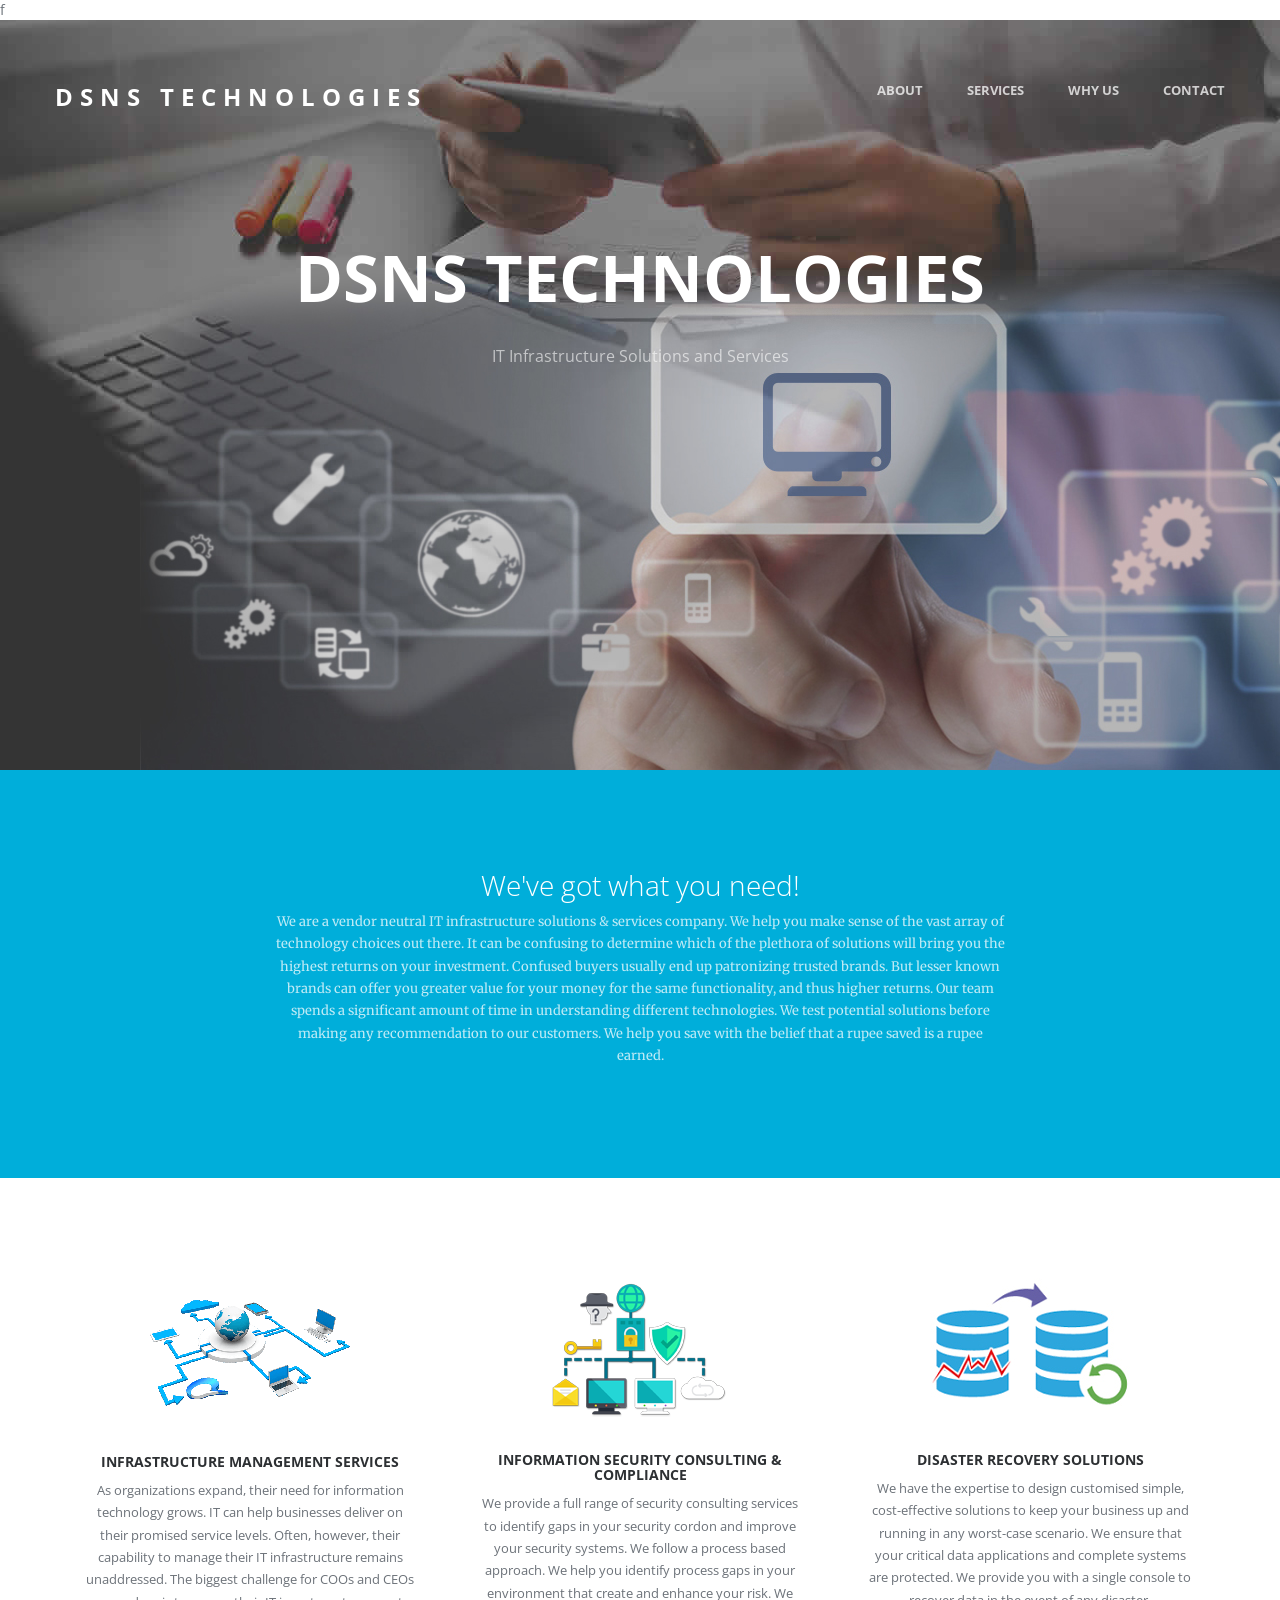
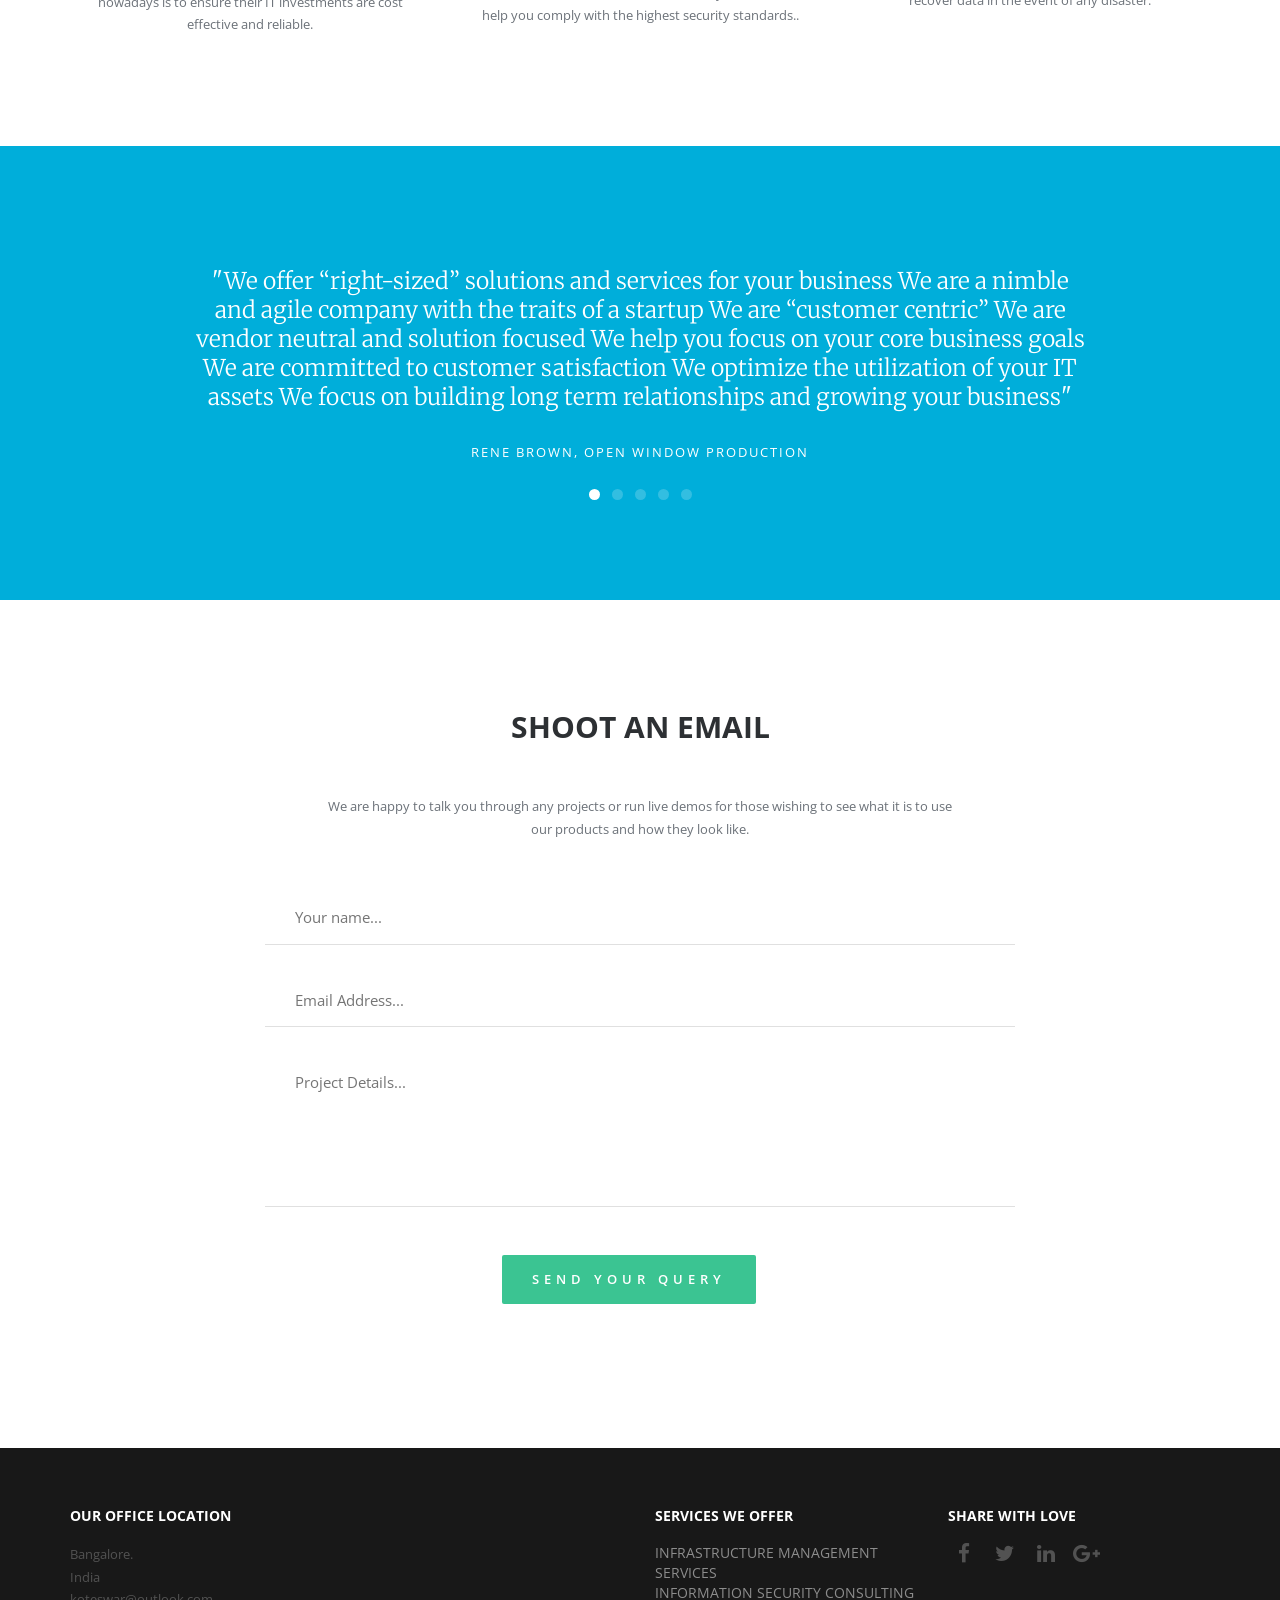
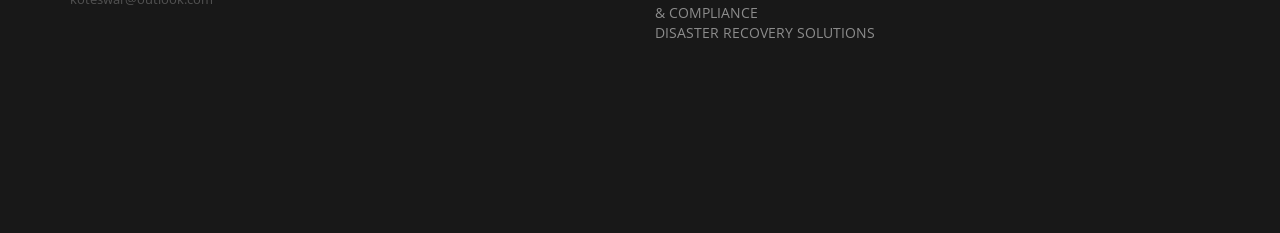
<file: DSNS-website1/index.html>
f<!doctype html>
<!--[if lt IE 7]>      <html class="no-js lt-ie9 lt-ie8 lt-ie7" lang=""> <![endif]-->
<!--[if IE 7]>         <html class="no-js lt-ie9 lt-ie8" lang=""> <![endif]-->
<!--[if IE 8]>         <html class="no-js lt-ie9" lang=""> <![endif]-->
<!--[if gt IE 8]><!-->
<html class="no-js" lang="">
<!--<![endif]-->

<head>
<meta charset="utf-8">
<meta name="description" content="">
<meta name="viewport" content="width=device-width, initial-scale=1">
<title>DSNS Technologies</title>
<link rel="stylesheet" href="css/bootstrap.min.css">
<link rel="stylesheet" href="css/flexslider.css">
<link rel="stylesheet" href="css/jquery.fancybox.css">
<link rel="stylesheet" href="css/main.css">
<link rel="stylesheet" href="css/responsive.css">
<link rel="stylesheet" href="css/font-icon.css">
<link rel="stylesheet" href="css/animate.min.css">
<link rel="stylesheet" href="https://maxcdn.bootstrapcdn.com/font-awesome/4.4.0/css/font-awesome.min.css">
</head>

<body>
<!-- header section -->
<section class="banner" role="banner">
  <header id="header">
    <div class="header-content clearfix"> <a class="logo" href="index.html">DSNS Technologies</a>
      <nav class="navigation" role="navigation">
        <ul class="primary-nav">
          <li><a href="#intro">About</a></li>
          <li><a href="#services">services</a></li>          
          <li><a href="#testimonials">Why US</a></li>
          <li><a href="#contact">Contact</a></li>
        </ul>
      </nav>
      <a href="#" class="nav-toggle">Menu<span></span></a> </div>
  </header>
  <!-- banner text -->
  <div class="container">
    <div class="col-md-10 col-md-offset-1">
      <div class="banner-text text-center">
        <h1>DSNS Technologies</h1>
        <p>IT Infrastructure Solutions and Services</p>
        <!--a href="#" class="btn btn-large">Find out more</a> </div>
      <!-- banner text --> 
    </div>
  </div>
</section>
<!-- header section --> 
<!-- intro section -->
<section id="intro" class="section intro">
  <div class="container">
    <div class="col-md-8 col-md-offset-2 text-center">
      <h3>We've got what you need!</h3>
      <p>We are a vendor neutral IT infrastructure solutions & services company. We help you make sense of the vast array of technology choices out there. It can be confusing to determine which of the plethora of solutions will bring you the highest returns on your investment. Confused buyers usually end up patronizing trusted brands. But lesser known brands can offer you greater value for your money for the same functionality, and thus higher returns. Our team spends a significant amount of time in understanding different technologies. We test potential solutions before making any recommendation to our customers. We help you save with the belief that a rupee saved is a rupee earned.</p>
    </div>
  </div>
</section>
<!-- intro section --> 
<!-- services section -->
<section id="services" class="services service-section">
  <div class="container">
    <div class="row">
      <div class="col-md-4 col-sm-6 services text-center"> <img src="images/IS1.png" size="60px"></span>
        <div class="services-content">
          <h5>Infrastructure Management Services</h5>
          <p>As organizations expand, their need for information technology grows. IT can help businesses deliver on their promised service levels. Often, however, their capability to manage their IT infrastructure remains unaddressed. The biggest challenge for COOs and CEOs nowadays is to ensure their IT investments are cost effective and reliable.</p>
        </div>
      </div>
      <div class="col-md-4 col-sm-6 services text-center"> <img src="images/IS-1.png"></span>
        <div class="services-content">
          <h5>Information Security Consulting & Compliance</h5>
          <p>We provide a full range of security consulting services to identify gaps in your security cordon and improve your security systems. We follow a process based approach. We help you identify process gaps in your environment that create and enhance your risk. We help you comply with the highest security standards..</p>
        </div>
      </div>
      <div class="col-md-4 col-sm-6 services text-center"> <img src="images/DR1.jpg"></span>
        <div class="services-content">
          <h5>Disaster Recovery Solutions</h5>
          <p>We have the expertise to design customised simple, cost-effective solutions to keep your business up and running in any worst-case scenario. We ensure that your critical data applications and complete systems are protected. We provide you with a single console to recover data in the event of any disaster.</p>
        </div>
      </div>
         
      
    </div>
  </div>
</section>
<!-- services section --> 
<!-- work section -->
<!--section id="works" class="works section no-padding">
  <div class="container-fluid">
    <div class="row no-gutter">
      <div class="col-lg-3 col-md-6 col-sm-6 work"> <a href="images/work-1.jpg" > <img src="images/work-1.jpg" alt="">
        <div class="overlay">
          <div class="overlay-caption">
            <h5>Project Name</h5>
            <p>Website Design</p>
          </div>
        </div>
      
        </a> </div>
      <div class="col-lg-3 col-md-6 col-sm-6 work"> <a href="images/work-2.jpg" class="work-box"> <img src="images/work-2.jpg" alt="">
        <div class="overlay">
          <div class="overlay-caption">
            <h5>Project Name</h5>
            <p>Website Design</p>
          </div>
        </div>
        
        </a> </div>
      <div class="col-lg-3 col-md-6 col-sm-6 work"> <a href="images/work-3.jpg" class="work-box"> <img src="images/work-3.jpg" alt="">
        <div class="overlay">
          <div class="overlay-caption">
            <h5>Project Name</h5>
            <p>Website Design</p>
          </div>
        </div>
      
        </a> </div>
      <div class="col-lg-3 col-md-6 col-sm-6 work"> <a href="images/work-4.jpg" class="work-box"> <img src="images/work-4.jpg" alt="">
        <div class="overlay">
          <div class="overlay-caption">
            <h5>Project Name</h5>
            <p>Website Design</p>
          </div>
        </div>
       
        </a> </div>     
         
    </div>
  </div>
</section>
<-- work section --> 
<!-- Testimonials section -->
<section id="testimonials" class="section testimonials no-padding">
  <div class="container-fluid">
    <div class="row no-gutter">
      <div class="flexslider">
        <ul class="slides">
          <li>
            <div class="col-md-12">
              <blockquote>
                <h1>"We offer “right-sized” solutions and services for your business
We are a nimble and agile company with the traits of a startup
We are “customer centric”
We are vendor neutral and solution focused
We help you focus on your core business goals
We are committed to customer satisfaction
We optimize the utilization of your IT assets
We focus on building long term relationships and growing your business" </h1>
                <p>Rene Brown, Open Window production</p>
              </blockquote>
            </div>
          </li>
          <li>
            <div class="col-md-12">
              <blockquote>
                <h1>"We are a nimble and agile company with the traits of a startup" </h1>
                <p>Brain Rice, Lexix Private Limited.</p>
              </blockquote>
            </div>
          </li>
          <li>
            <div class="col-md-12">
              <blockquote>
                <h1>"We are committed to customer satisfaction" </h1>
                <p>Andi Simond, Global Corporate Inc</p>
              </blockquote>
            </div>
          </li>
          <li>
            <div class="col-md-12">
              <blockquote>
                <h1>"We are “customer centric" </h1>
                <p>Kristy Gabbor, Martix Media</p>
              </blockquote>
            </div>
          </li>
		  <li>
            <div class="col-md-12">
              <blockquote>
                <h1>"We are vendor neutral and solution focused" </h1>
                <p>Kristy Gabbor, Martix Media</p>
              </blockquote>
            </div>
          </li>
        </ul>
      </div>
    </div>
  </div>
</section>
<!-- Testimonials section --> 

<!-- contact section -->
<section id="contact" class="section">
  <div class="container">
    <div class="row">
      <div class="col-md-8 col-md-offset-2 conForm">
        <h5>Shoot An Email</h5>
        <p>We are happy to talk you through any projects or run live demos for those wishing to see what it is to use our products and how they look like.</p>
        <div id="message"></div>
        <form method="post" action="php/contact.php" name="cform" id="cform">
          <input name="name" id="name" type="text" class="col-xs-12 col-sm-12 col-md-12 col-lg-12" placeholder="Your name..." >
          <input name="email" id="email" type="email" class=" col-xs-12 col-sm-12 col-md-12 col-lg-12 noMarr" placeholder="Email Address..." >
          <textarea name="comments" id="comments" cols="" rows="" class="col-xs-12 col-sm-12 col-md-12 col-lg-12" placeholder="Project Details..."></textarea>
          <input type="submit" id="submit" name="send" class="submitBnt" value="Send your query">
          <div id="simple-msg"></div>
        </form>
      </div>
    </div>
  </div>
</section>
<!-- contact section --> 

<!-- Footer section -->
<footer class="footer">
  <div class="footer-top section">
    <div class="container">
      <div class="row">
        <div class="footer-col col-md-6">
          <h5>Our Office Location</h5>
          <p>Bangalore.<br>
            India<br>
            koteswar@outlook.com</p>
        </div>
        <div class="footer-col col-md-3">
          <h5>Services We Offer</h5>
          <p>
          <ul>
            <li><a href="#">INFRASTRUCTURE MANAGEMENT SERVICES</a></li>
            <li><a href="#">INFORMATION SECURITY CONSULTING & COMPLIANCE</a></li>
            <li><a href="#">DISASTER RECOVERY SOLUTIONS</a></li>            
          </ul>
          </p>
        </div>
        <div class="footer-col col-md-3">
          <h5>Share with Love</h5>
          <ul class="footer-share">
            <li><a href="#"><i class="fa fa-facebook"></i></a></li>
            <li><a href="#"><i class="fa fa-twitter"></i></a></li>
            <li><a href="#"><i class="fa fa-linkedin"></i></a></li>
            <li><a href="#"><i class="fa fa-google-plus"></i></a></li>
          </ul>
        </div>
      </div>
    </div>
  </div>
  <!-- footer top --> 
  
</footer>
<!-- Footer section --> 
<!-- JS FILES --> 
<script src="https://ajax.googleapis.com/ajax/libs/jquery/1.11.3/jquery.min.js"></script> 
<script src="js/bootstrap.min.js"></script> 
<script src="js/jquery.flexslider-min.js"></script> 
<script src="js/jquery.fancybox.pack.js"></script> 
<script src="js/retina.min.js"></script> 
<script src="js/modernizr.js"></script> 
<script src="js/main.js"></script> 
<script type="text/javascript" src="js/jquery.contact.js"></script>
</body>
</html>
</file>
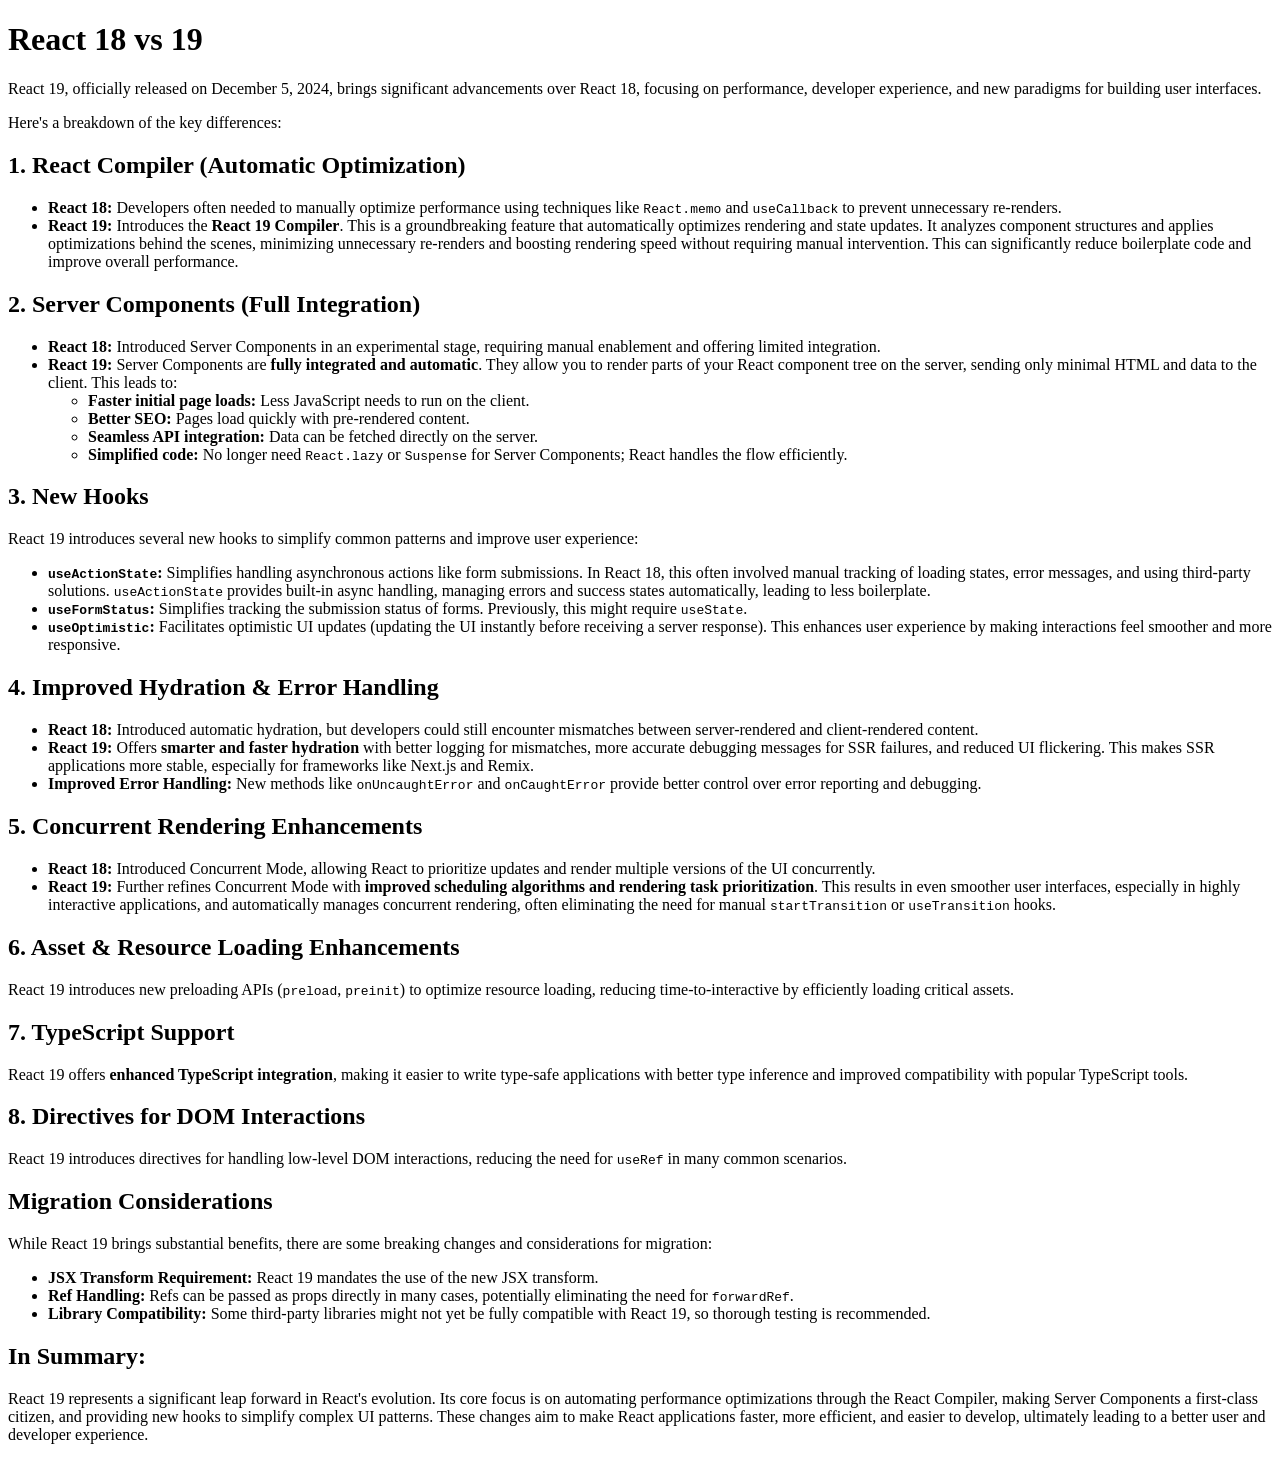
<file: reactdiffs.html>
<!DOCTYPE html>
<html lang="en">

<head>
    <meta charset="UTF-8">
    <meta name="viewport" content="width=device-width, initial-scale=1.0">
    <title>React 18 vs 19</title>
</head>

<body>
    <h1>React 18 vs 19</h1>

    <p>React 19, officially released on December 5, 2024, brings significant advancements over React 18, focusing on
        performance, developer experience, and new paradigms for building user interfaces.</p>

    <p>Here's a breakdown of the key differences:</p>

    <h2>1. React Compiler (Automatic Optimization)</h2>
    <ul>
        <li><strong>React 18:</strong> Developers often needed to manually optimize performance using techniques like
            <code>React.memo</code> and <code>useCallback</code> to prevent unnecessary re-renders.</li>
        <li><strong>React 19:</strong> Introduces the <strong>React 19 Compiler</strong>. This is a groundbreaking
            feature that automatically optimizes rendering and state updates. It analyzes component structures and
            applies optimizations behind the scenes, minimizing unnecessary re-renders and boosting rendering speed
            without requiring manual intervention. This can significantly reduce boilerplate code and improve overall
            performance.</li>
    </ul>

    <h2>2. Server Components (Full Integration)</h2>
    <ul>
        <li><strong>React 18:</strong> Introduced Server Components in an experimental stage, requiring manual
            enablement and offering limited integration.</li>
        <li><strong>React 19:</strong> Server Components are <strong>fully integrated and automatic</strong>. They allow
            you to render parts of your React component tree on the server, sending only minimal HTML and data to the
            client. This leads to:
            <ul>
                <li><strong>Faster initial page loads:</strong> Less JavaScript needs to run on the client.</li>
                <li><strong>Better SEO:</strong> Pages load quickly with pre-rendered content.</li>
                <li><strong>Seamless API integration:</strong> Data can be fetched directly on the server.</li>
                <li><strong>Simplified code:</strong> No longer need <code>React.lazy</code> or <code>Suspense</code>
                    for Server Components; React handles the flow efficiently.</li>
            </ul>
        </li>
    </ul>

    <h2>3. New Hooks</h2>
    <p>React 19 introduces several new hooks to simplify common patterns and improve user experience:</p>
    <ul>
        <li><strong><code>useActionState</code>:</strong> Simplifies handling asynchronous actions like form
            submissions. In React 18, this often involved manual tracking of loading states, error messages, and using
            third-party solutions. <code>useActionState</code> provides built-in async handling, managing errors and
            success states automatically, leading to less boilerplate.</li>
        <li><strong><code>useFormStatus</code>:</strong> Simplifies tracking the submission status of forms. Previously,
            this might require <code>useState</code>.</li>
        <li><strong><code>useOptimistic</code>:</strong> Facilitates optimistic UI updates (updating the UI instantly
            before receiving a server response). This enhances user experience by making interactions feel smoother and
            more responsive.</li>
    </ul>

    <h2>4. Improved Hydration &amp; Error Handling</h2>
    <ul>
        <li><strong>React 18:</strong> Introduced automatic hydration, but developers could still encounter mismatches
            between server-rendered and client-rendered content.</li>
        <li><strong>React 19:</strong> Offers <strong>smarter and faster hydration</strong> with better logging for
            mismatches, more accurate debugging messages for SSR failures, and reduced UI flickering. This makes SSR
            applications more stable, especially for frameworks like Next.js and Remix.</li>
        <li><strong>Improved Error Handling:</strong> New methods like <code>onUncaughtError</code> and
            <code>onCaughtError</code> provide better control over error reporting and debugging.</li>
    </ul>

    <h2>5. Concurrent Rendering Enhancements</h2>
    <ul>
        <li><strong>React 18:</strong> Introduced Concurrent Mode, allowing React to prioritize updates and render
            multiple versions of the UI concurrently.</li>
        <li><strong>React 19:</strong> Further refines Concurrent Mode with <strong>improved scheduling algorithms and
                rendering task prioritization</strong>. This results in even smoother user interfaces, especially in
            highly interactive applications, and automatically manages concurrent rendering, often eliminating the need
            for manual <code>startTransition</code> or <code>useTransition</code> hooks.</li>
    </ul>

    <h2>6. Asset &amp; Resource Loading Enhancements</h2>
    <p>React 19 introduces new preloading APIs (<code>preload</code>, <code>preinit</code>) to optimize resource
        loading, reducing time-to-interactive by efficiently loading critical assets.</p>

    <h2>7. TypeScript Support</h2>
    <p>React 19 offers <strong>enhanced TypeScript integration</strong>, making it easier to write type-safe
        applications with better type inference and improved compatibility with popular TypeScript tools.</p>

    <h2>8. Directives for DOM Interactions</h2>
    <p>React 19 introduces directives for handling low-level DOM interactions, reducing the need for <code>useRef</code>
        in many common scenarios.</p>

    <h2>Migration Considerations</h2>
    <p>While React 19 brings substantial benefits, there are some breaking changes and considerations for migration:</p>
    <ul>
        <li><strong>JSX Transform Requirement:</strong> React 19 mandates the use of the new JSX transform.</li>
        <li><strong>Ref Handling:</strong> Refs can be passed as props directly in many cases, potentially eliminating
            the need for <code>forwardRef</code>.</li>
        <li><strong>Library Compatibility:</strong> Some third-party libraries might not yet be fully compatible with
            React 19, so thorough testing is recommended.</li>
    </ul>

    <h2>In Summary:</h2>
    <p>React 19 represents a significant leap forward in React's evolution. Its core focus is on automating performance
        optimizations through the React Compiler, making Server Components a first-class citizen, and providing new
        hooks to simplify complex UI patterns. These changes aim to make React applications faster, more efficient, and
        easier to develop, ultimately leading to a better user and developer experience.</p>
</body>

</html>
</file>
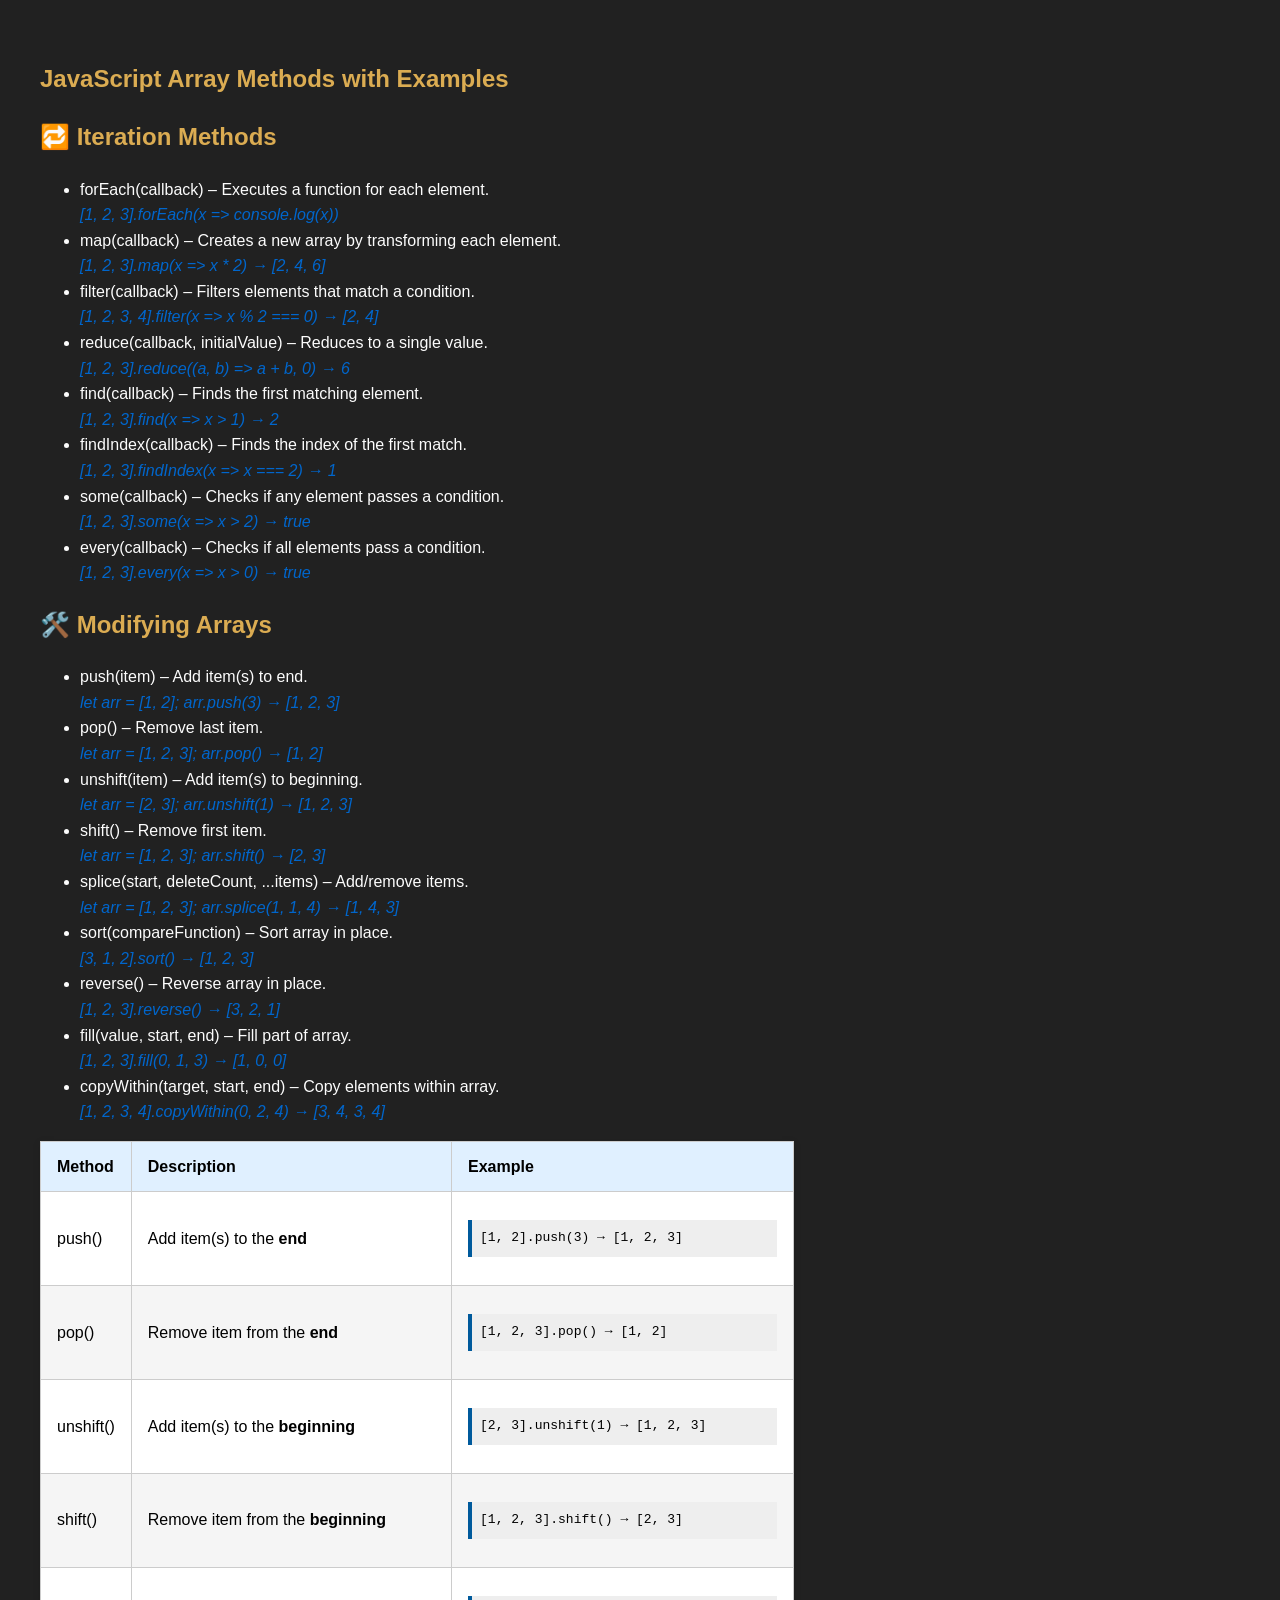
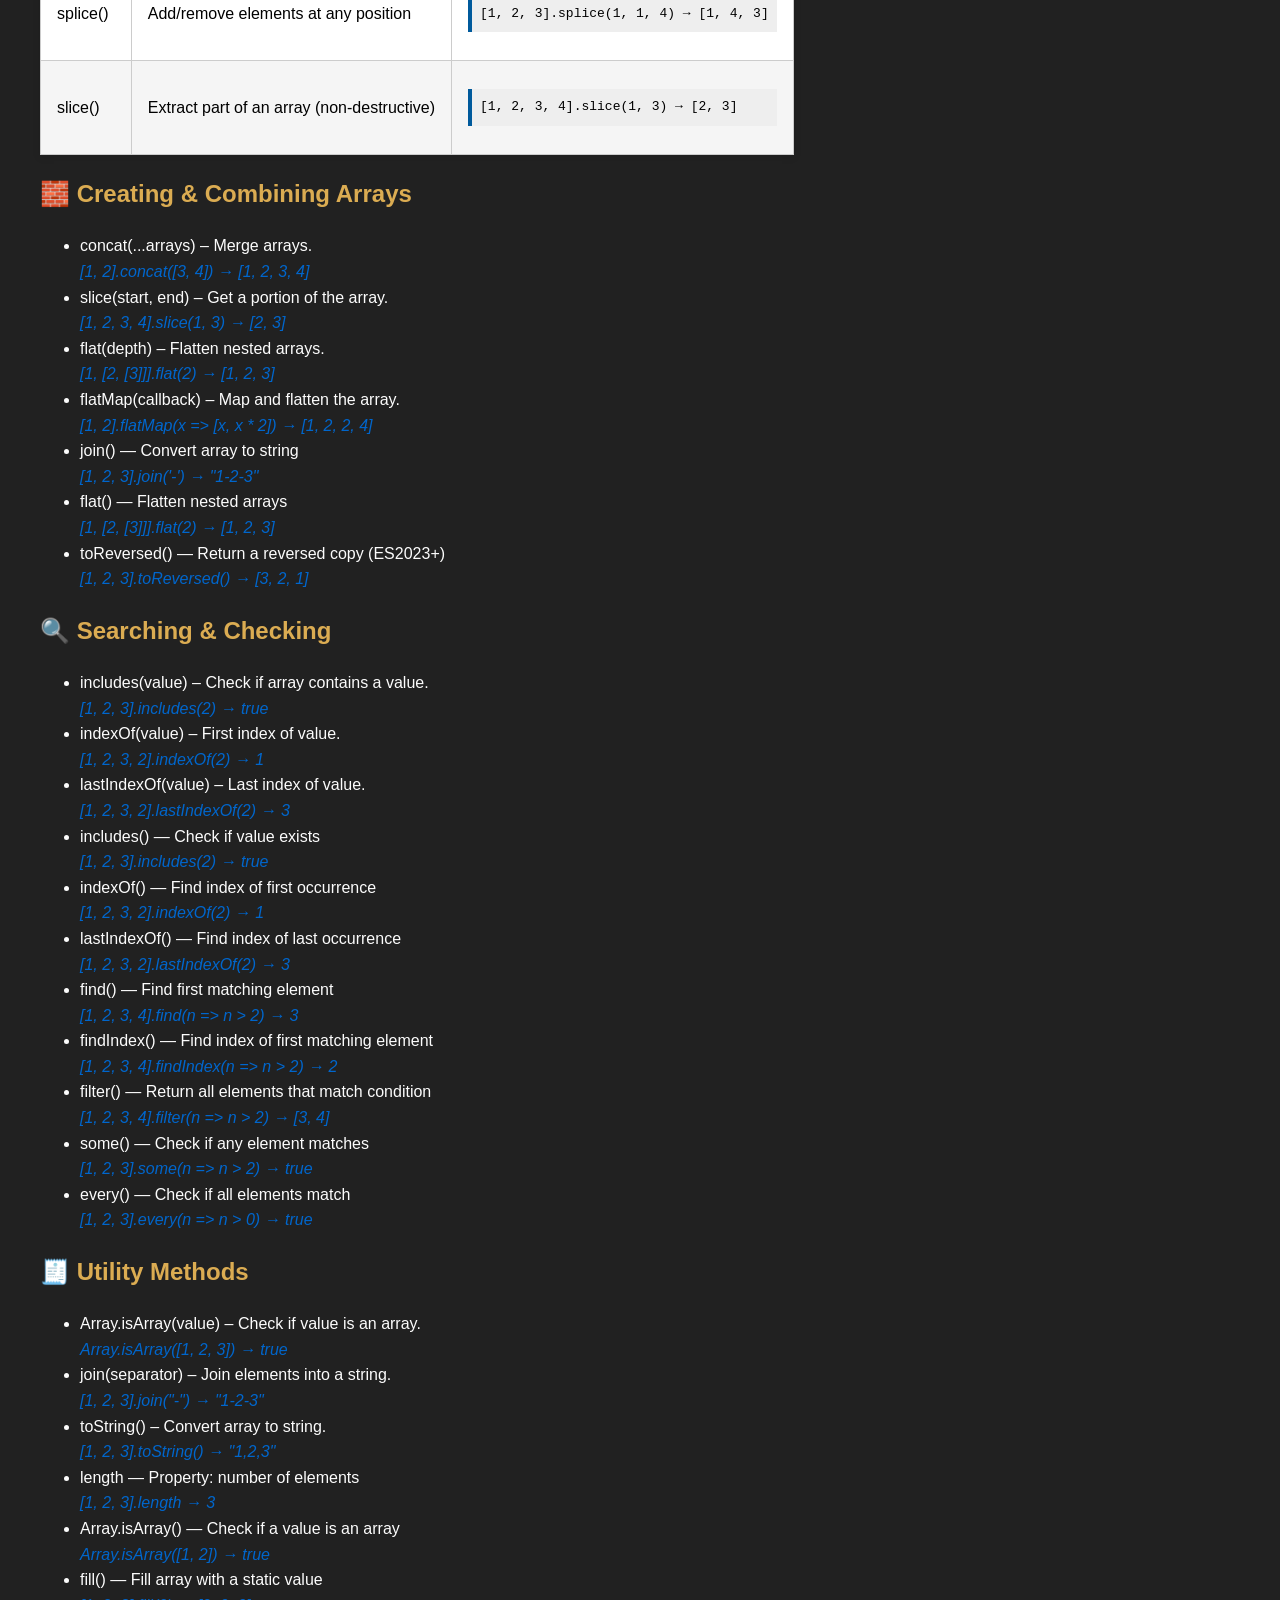
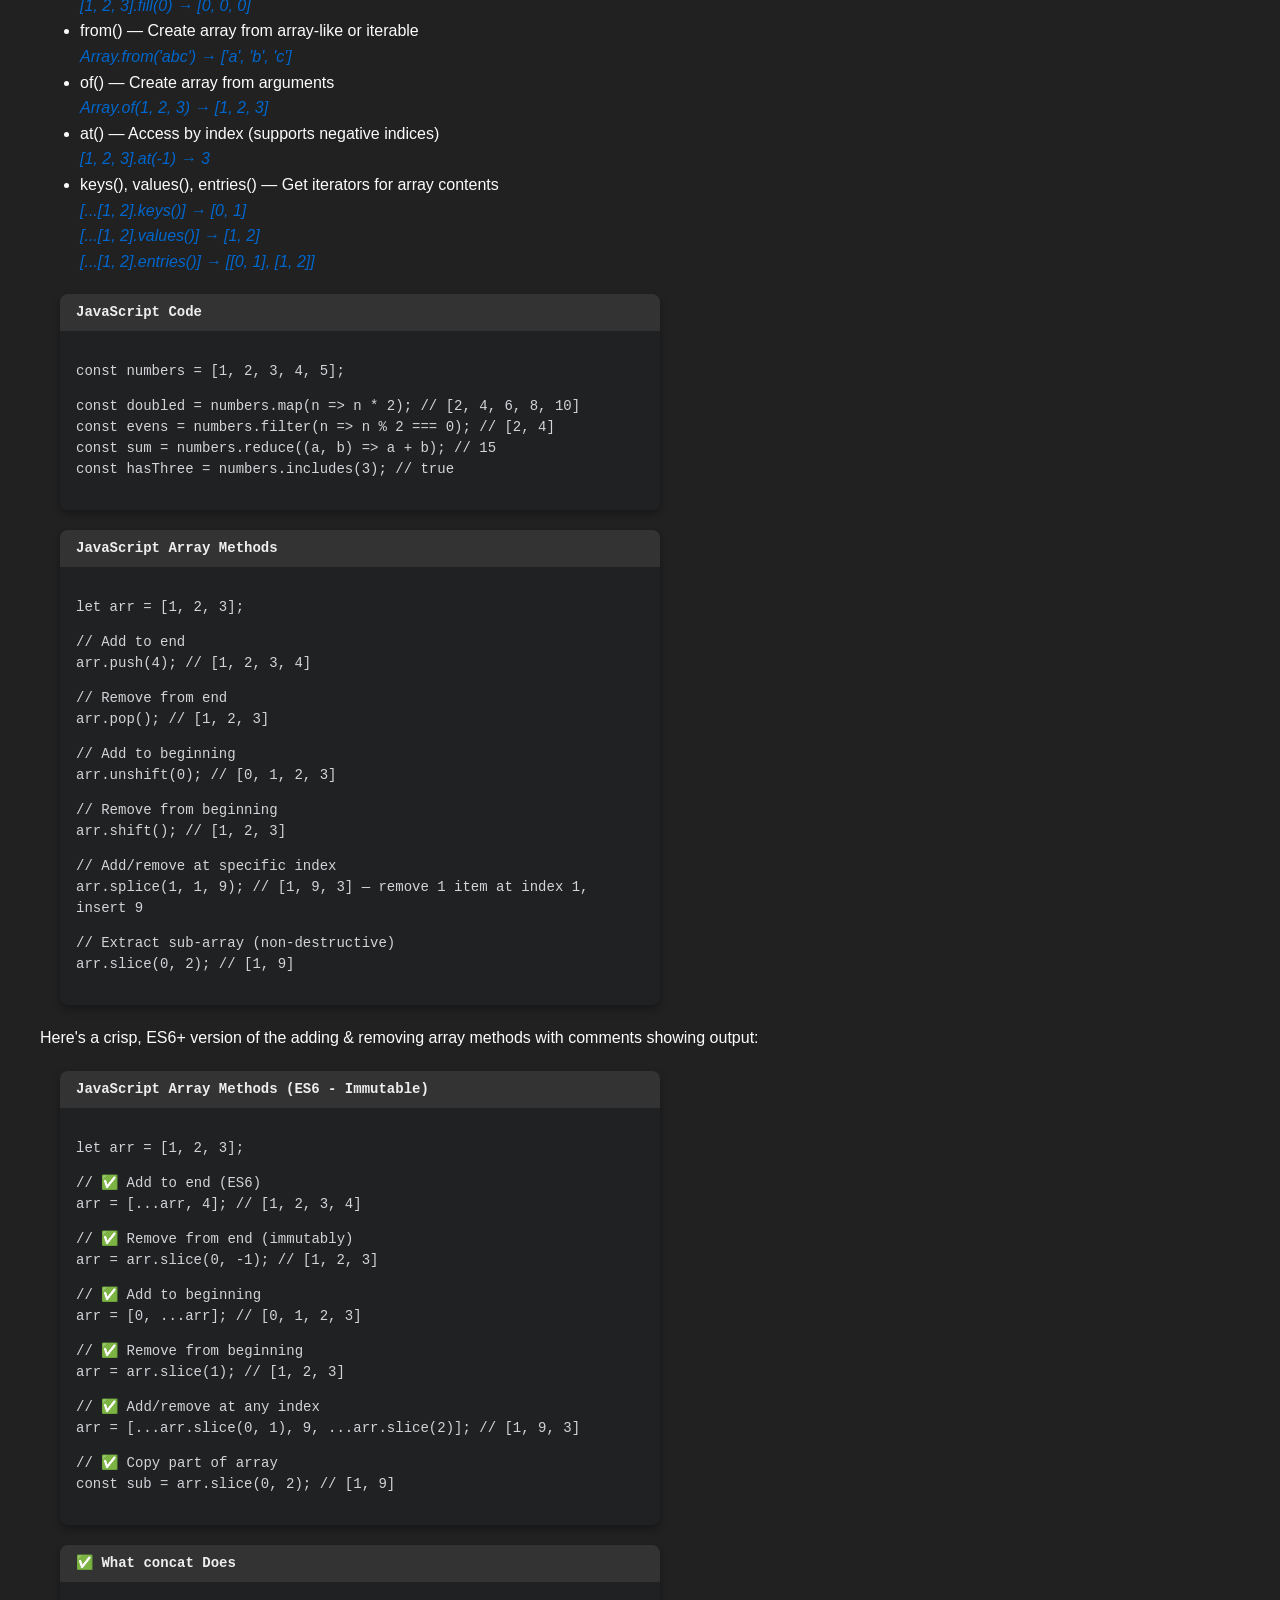
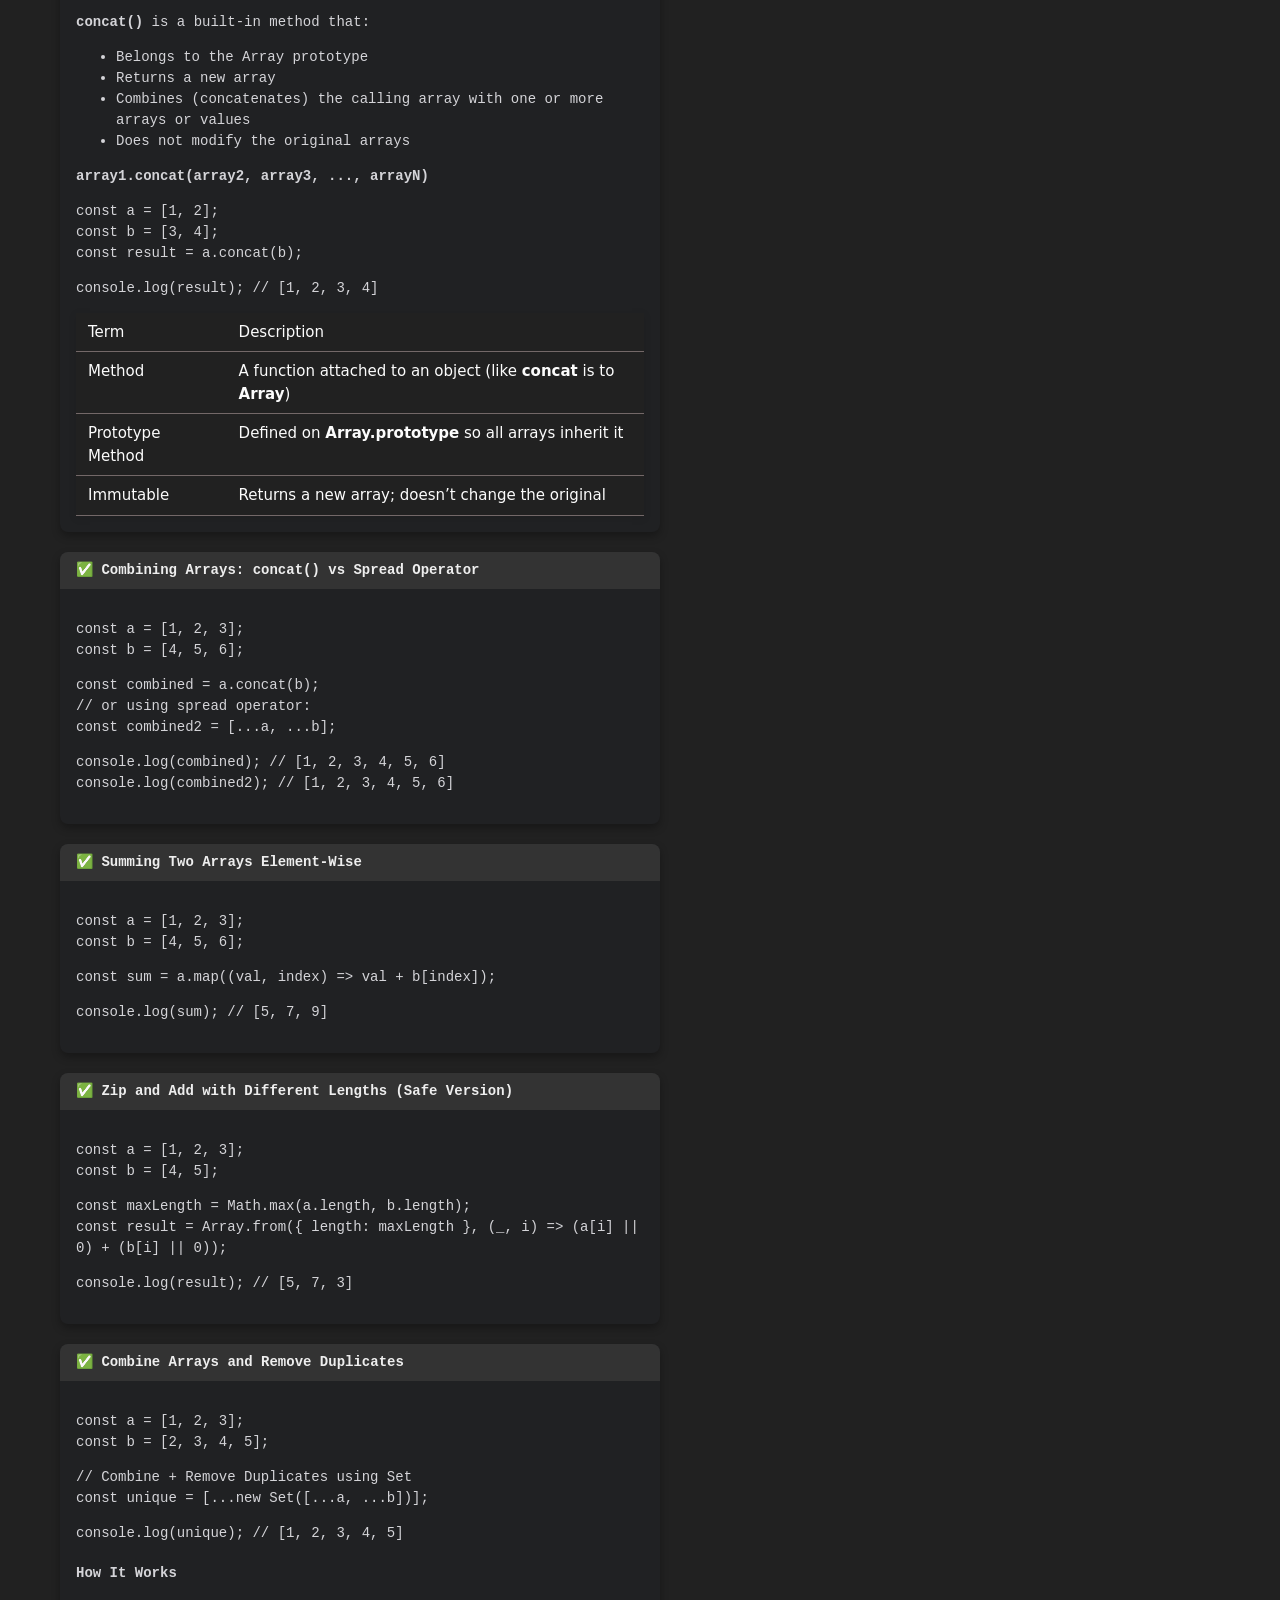
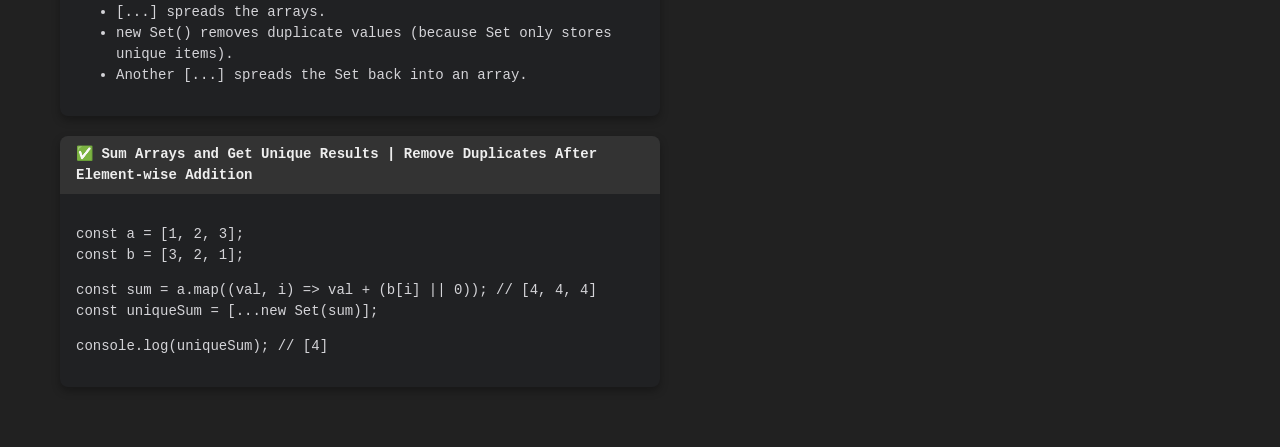
<file: Javascript/arraymethods.html>
<!DOCTYPE html>
<html>
<head>
    <meta charset="UTF-8" />
    <meta name="viewport" content="width=device-width, initial-scale=1.0"/>
  <title>JavaScript Array Methods</title>
</head>
<body>
<section>
  <div class="container">

    <h1>JavaScript Array Methods with Examples</h1>
  
    <h2>🔁 Iteration Methods</h2>
    <ul>
      <li>forEach(callback) – Executes a function for each element.<br>
        <em style="color:#0066cc;"> [1, 2, 3].forEach(x => console.log(x))</em>
      </li>
      <li>map(callback) – Creates a new array by transforming each element.<br>
        <em style="color:#0066cc;"> [1, 2, 3].map(x => x * 2) → [2, 4, 6]</em>
      </li>
      <li>filter(callback) – Filters elements that match a condition.<br>
        <em style="color:#0066cc;"> [1, 2, 3, 4].filter(x => x % 2 === 0) → [2, 4]</em>
      </li>
      <li>reduce(callback, initialValue) – Reduces to a single value.<br>
        <em style="color:#0066cc;"> [1, 2, 3].reduce((a, b) => a + b, 0) → 6</em>
      </li>
      <li>find(callback) – Finds the first matching element.<br>
        <em style="color:#0066cc;"> [1, 2, 3].find(x => x > 1) → 2</em>
      </li>
      <li>findIndex(callback) – Finds the index of the first match.<br>
        <em style="color:#0066cc;"> [1, 2, 3].findIndex(x => x === 2) → 1</em>
      </li>
      <li>some(callback) – Checks if any element passes a condition.<br>
        <em style="color:#0066cc;"> [1, 2, 3].some(x => x > 2) → true</em>
      </li>
      <li>every(callback) – Checks if all elements pass a condition.<br>
        <em style="color:#0066cc;"> [1, 2, 3].every(x => x > 0) → true</em>
      </li>
    </ul>
  
    
    
    <h2>🛠️ Modifying Arrays</h2>
    <ul>
      <li>push(item) – Add item(s) to end.<br>
        <em style="color:#0066cc;"> let arr = [1, 2]; arr.push(3) → [1, 2, 3]</em>
      </li>
      <li>pop() – Remove last item.<br>
        <em style="color:#0066cc;"> let arr = [1, 2, 3]; arr.pop() → [1, 2]</em>
      </li>
      <li>unshift(item) – Add item(s) to beginning.<br>
        <em style="color:#0066cc;"> let arr = [2, 3]; arr.unshift(1) → [1, 2, 3]</em>
      </li>
      <li>shift() – Remove first item.<br>
        <em style="color:#0066cc;"> let arr = [1, 2, 3]; arr.shift() → [2, 3]</em>
      </li>
      <li>splice(start, deleteCount, ...items) – Add/remove items.<br>
        <em style="color:#0066cc;"> let arr = [1, 2, 3]; arr.splice(1, 1, 4) → [1, 4, 3]</em>
      </li>
      <li>sort(compareFunction) – Sort array in place.<br>
        <em style="color:#0066cc;"> [3, 1, 2].sort() → [1, 2, 3]</em>
      </li>
      <li>reverse() – Reverse array in place.<br>
        <em style="color:#0066cc;"> [1, 2, 3].reverse() → [3, 2, 1]</em>
      </li>
      <li>fill(value, start, end) – Fill part of array.<br>
        <em style="color:#0066cc;"> [1, 2, 3].fill(0, 1, 3) → [1, 0, 0]</em>
      </li>
      <li>copyWithin(target, start, end) – Copy elements within array.<br>
        <em style="color:#0066cc;"> [1, 2, 3, 4].copyWithin(0, 2, 4) → [3, 4, 3, 4]</em>
      </li>
    </ul>
    <table>
      <thead>
        <tr>
          <th>Method</th>
          <th>Description</th>
          <th>Example</th>
        </tr>
      </thead>
      <tbody>
        <tr>
          <td>push()</td>
          <td>Add item(s) to the <strong>end</strong></td>
          <td>
            <pre>[1, 2].push(3) → [1, 2, 3]</pre>
          </td>
        </tr>
        <tr>
          <td>pop()</td>
          <td>Remove item from the <strong>end</strong></td>
          <td>
            <pre>[1, 2, 3].pop() → [1, 2]</pre>
          </td>
        </tr>
        <tr>
          <td>unshift()</td>
          <td>Add item(s) to the <strong>beginning</strong></td>
          <td>
            <pre>[2, 3].unshift(1) → [1, 2, 3]</pre>
          </td>
        </tr>
        <tr>
          <td>shift()</td>
          <td>Remove item from the <strong>beginning</strong></td>
          <td>
            <pre>[1, 2, 3].shift() → [2, 3]</pre>
          </td>
        </tr>
        <tr>
          <td>splice()</td>
          <td>Add/remove elements at any position</td>
          <td>
            <pre>[1, 2, 3].splice(1, 1, 4) → [1, 4, 3]</pre>
          </td>
        </tr>
        <tr>
          <td>slice()</td>
          <td>Extract part of an array (non-destructive)</td>
          <td>
            <pre>[1, 2, 3, 4].slice(1, 3) → [2, 3]</pre>
          </td>
        </tr>
      </tbody>
    </table>
    
  
    <h2>🧱 Creating & Combining Arrays</h2>
    <ul>
      <li>concat(...arrays) – Merge arrays.<br>
        <em style="color:#0066cc;"> [1, 2].concat([3, 4]) → [1, 2, 3, 4]</em>
      </li>
      <li>slice(start, end) – Get a portion of the array.<br>
        <em style="color:#0066cc;"> [1, 2, 3, 4].slice(1, 3) → [2, 3]</em>
      </li>
      <li>flat(depth) – Flatten nested arrays.<br>
        <em style="color:#0066cc;"> [1, [2, [3]]].flat(2) → [1, 2, 3]</em>
      </li>
      <li>flatMap(callback) – Map and flatten the array.<br>
        <em style="color:#0066cc;"> [1, 2].flatMap(x => [x, x * 2]) → [1, 2, 2, 4]</em>
      </li>
      <li>
          join() — Convert array to string<br />
          <em style="color:#0066cc;"> [1, 2, 3].join('-') → "1-2-3"</em>
        </li>
        <li>
          flat() — Flatten nested arrays<br />
          <em style="color:#0066cc;"> [1, [2, [3]]].flat(2) → [1, 2, 3]</em>
        </li>
        <li>
          toReversed() — Return a reversed copy (ES2023+)<br />
          <em style="color:#0066cc;"> [1, 2, 3].toReversed() → [3, 2, 1]</em>
        </li>
    </ul>
  
    <h2>🔍 Searching & Checking</h2>
    <ul>
      <li>includes(value) – Check if array contains a value.<br>
        <em style="color:#0066cc;"> [1, 2, 3].includes(2) → true</em>
      </li>
      <li>indexOf(value) – First index of value.<br>
        <em style="color:#0066cc;"> [1, 2, 3, 2].indexOf(2) → 1</em>
      </li>
      <li>lastIndexOf(value) – Last index of value.<br>
        <em style="color:#0066cc;"> [1, 2, 3, 2].lastIndexOf(2) → 3</em>
      </li>
      <li>includes() — Check if value exists<br>
          <em style="color:#0066cc;"> [1, 2, 3].includes(2) → true</em>
      </li>
      <li>indexOf() — Find index of first occurrence<br>
          <em style="color:#0066cc;"> [1, 2, 3, 2].indexOf(2) → 1</em>
      </li>
      <li>lastIndexOf() — Find index of last occurrence<br>
          <em style="color:#0066cc;"> [1, 2, 3, 2].lastIndexOf(2) → 3</em>
      </li>
      <li>find() — Find first matching element<br>
          <em style="color:#0066cc;"> [1, 2, 3, 4].find(n => n > 2) → 3</em>
      </li>
      <li>findIndex() — Find index of first matching element<br>
          <em style="color:#0066cc;"> [1, 2, 3, 4].findIndex(n => n > 2) → 2</em>
      </li>
      <li>filter() — Return all elements that match condition<br>
          <em style="color:#0066cc;"> [1, 2, 3, 4].filter(n => n > 2) → [3, 4]</em>
      </li>
      <li>some() — Check if any element matches<br>
          <em style="color:#0066cc;"> [1, 2, 3].some(n => n > 2) → true</em>
      </li>
      <li>every() — Check if all elements match<br>
          <em style="color:#0066cc;"> [1, 2, 3].every(n => n > 0) → true</em>
      </li>
    </ul>
  
    
  
    <h2>🧾 Utility Methods</h2>
    <ul>
      <li>Array.isArray(value) – Check if value is an array.<br>
        <em style="color:#0066cc;"> Array.isArray([1, 2, 3]) → true</em>
      </li>
      <li>join(separator) – Join elements into a string.<br>
        <em style="color:#0066cc;"> [1, 2, 3].join("-") → "1-2-3"</em>
      </li>
      <li>toString() – Convert array to string.<br>
        <em style="color:#0066cc;"> [1, 2, 3].toString() → "1,2,3"</em>
      </li>
      <li>
        length — Property: number of elements<br>
        <em style="color:#0066cc;">[1, 2, 3].length → 3</em>
      </li>
      <li>
        Array.isArray() — Check if a value is an array<br>
        <em style="color:#0066cc;">Array.isArray([1, 2]) → true</em>
      </li>
      <li>
        fill() — Fill array with a static value<br>
        <em style="color:#0066cc;">[1, 2, 3].fill(0) → [0, 0, 0]</em>
      </li>
      <li>
        from() — Create array from array-like or iterable<br>
        <em style="color:#0066cc;">Array.from('abc') → ['a', 'b', 'c']</em>
      </li>
      <li>
        of() — Create array from arguments<br>
        <em style="color:#0066cc;">Array.of(1, 2, 3) → [1, 2, 3]</em>
      </li>
      <li>
        at() — Access by index (supports negative indices)<br>
        <em style="color:#0066cc;">[1, 2, 3].at(-1) → 3</em>
      </li>
      <li>
        keys(), values(), entries() — Get iterators for array contents<br>
        <em style="color:#0066cc;">
          [...[1, 2].keys()] → [0, 1]<br>
          [...[1, 2].values()] → [1, 2]<br>
          [...[1, 2].entries()] → [[0, 1], [1, 2]]
        </em>
      </li>
    </ul>
      <div class="tml">
          <div class="tml-title">JavaScript Code</div>
          <div class="tml-body">
              <p>const numbers = [1, 2, 3, 4, 5];</p>
              <p>
                  const doubled = numbers.map(n =&gt; n * 2);      // [2, 4, 6, 8, 10]<br>
                  const evens = numbers.filter(n =&gt; n % 2 === 0); // [2, 4]<br>
                  const sum = numbers.reduce((a, b) =&gt; a + b);  // 15<br>
                  const hasThree = numbers.includes(3);         // true
              </p>         
          </div>
      </div>
  
      <div class="tml">
          <div class="tml-title">JavaScript Array Methods</div>
          <div class="tml-body">
              <p>let arr = [1, 2, 3];</p>
              <p>// Add to end<br>
              arr.push(4);           // [1, 2, 3, 4]</p>
              <p>// Remove from end<br>
              arr.pop();             // [1, 2, 3]</p>
              <p>// Add to beginning<br>
              arr.unshift(0);        // [0, 1, 2, 3]</p>
              <p>// Remove from beginning<br>
              arr.shift();           // [1, 2, 3]</p>
              <p>// Add/remove at specific index<br>
              arr.splice(1, 1, 9);   // [1, 9, 3] — remove 1 item at index 1, insert 9</p>
              <p>// Extract sub-array (non-destructive)<br>
              arr.slice(0, 2);       // [1, 9]</p>
          </div>
      </div>
      
      <p>Here's a crisp, ES6+ version of the adding & removing array methods with comments showing output:</p>
      
      <div class="tml">
          <div class="tml-title">JavaScript Array Methods (ES6 - Immutable)</div>
          <div class="tml-body">
              <p>let arr = [1, 2, 3];</p>
              <p>// ✅ Add to end (ES6)<br>
              arr = [...arr, 4];            // [1, 2, 3, 4]</p>
              <p>// ✅ Remove from end (immutably)<br>
              arr = arr.slice(0, -1);       // [1, 2, 3]</p>
              <p>// ✅ Add to beginning<br>
              arr = [0, ...arr];            // [0, 1, 2, 3]</p>
              <p>// ✅ Remove from beginning<br>
              arr = arr.slice(1);           // [1, 2, 3]</p>
              <p>// ✅ Add/remove at any index<br>
              arr = [...arr.slice(0, 1), 9, ...arr.slice(2)];  // [1, 9, 3]</p>
              <p>// ✅ Copy part of array<br>
              const sub = arr.slice(0, 2);  // [1, 9]</p>
          </div>
      </div>
      
      <div class="tml">
          <div class="tml-title">✅ What <strong>concat</strong> Does</div>
          <div class="tml-body">
              <p><strong>concat()</strong> is a built-in method that:</p>
              <ul>
                  <li>Belongs to the Array prototype</li>
                  <li>Returns a new array</li>
                  <li>Combines (concatenates) the calling array with one or more arrays or values</li>
                  <li>Does not modify the original arrays</li>
              </ul>
              <p><strong>array1.concat(array2, array3, ..., arrayN)</strong></p>
              <p>const a = [1, 2];<br>
                  const b = [3, 4];<br>
                  const result = a.concat(b);</p>
                  <p>console.log(result); // [1, 2, 3, 4]</p>
  
                  <table class="tml-table">
                      <thead>
                          <tr>
                              <th>Term</th>
                              <th>Description</th>
                          </tr>
                      </thead>
                      <tbody>
                          <tr>
                              <td>Method</td>
                              <td>A function attached to an object (like <strong>concat</strong> is to <strong>Array</strong>)</td>
                          </tr>
                          <tr>
                              <td>Prototype Method</td>
                              <td>Defined on <strong>Array.prototype</strong> so all arrays inherit it</td>
                          </tr>
                          <tr>
                              <td>Immutable</td>
                              <td>Returns a new array; doesn’t change the original</td>
                          </tr>
                      </tbody>
                  </table>
          </div>
      </div>
      
      <div class="tml">
          <div class="tml-title">✅ Combining Arrays: <span class="smallbg">concat()</span> vs Spread Operator</div>
          <div class="tml-body">
              <p>const a = [1, 2, 3];<br>
              const b = [4, 5, 6];</p>
      
              <p>const combined = a.concat(b);<br>
      // or using spread operator:<br>
              const combined2 = [...a, ...b];</p>
      
              <p>console.log(combined);   // [1, 2, 3, 4, 5, 6]<br>
              console.log(combined2);  // [1, 2, 3, 4, 5, 6]</p>
          </div>
      </div>
      <div class="tml">
          <div class="tml-title">✅ Summing Two Arrays Element-Wise</div>
          <div class="tml-body">
              <p>const a = [1, 2, 3];<br>
              const b = [4, 5, 6];</p>
      
              <p>const sum = a.map((val, index) =&gt; val + b[index]);</p>
      
              <p>console.log(sum); // [5, 7, 9]</p>
          </div>
      </div>
      <div class="tml">
          <div class="tml-title">✅ Zip and Add with Different Lengths (Safe Version) </div>
          <div class="tml-body">
              <p>const a = [1, 2, 3];<br>
              const b = [4, 5];</p>
      
              <p>const maxLength = Math.max(a.length, b.length);<br>
              const result = Array.from({ length: maxLength }, (_, i) =&gt; (a[i] || 0) + (b[i] || 0));</p>
      
              <p>console.log(result); // [5, 7, 3]</p>
          </div>
      </div>
      <div class="tml">
    <div class="tml-title">✅ Combine Arrays and Remove Duplicates</div>
    <div class="tml-body">
      <p>const a = [1, 2, 3];<br>
      const b = [2, 3, 4, 5];</p>
  
      <p>// Combine + Remove Duplicates using Set<br>
      const unique = [...new Set([...a, ...b])];</p>
  
      <p>console.log(unique); // [1, 2, 3, 4, 5]</p>
  
      <h4>How It Works</h4>
      <ul>
        <li><span class="smallbg">[...]</span> spreads the arrays.</li>
        <li><span class="smallbg">new Set()</span> removes duplicate values (because <span class="smallbg">Set</span> only stores unique items).</li>
        <li>Another <span class="smallbg">[...]</span> spreads the <span class="smallbg">Set</span> back into an array.</li>
      </ul>
    </div>
  </div>
  
        <div class="tml">
          <div class="tml-title">✅ Sum Arrays and Get Unique Results | Remove Duplicates After Element-wise Addition</div>
          <div class="tml-body">
            <p>const a = [1, 2, 3];<br>
            const b = [3, 2, 1];</p>
        
            <p>const sum = a.map((val, i) =&gt; val + (b[i] || 0)); // [4, 4, 4]<br>
            const uniqueSum = [...new Set(sum)];</p>
        
            <p>console.log(uniqueSum); // [4]</p>
          </div>
        </div>
             
      </div>
</section>
  <style>
    body {
      font-family: Arial, sans-serif;
      line-height: 1.6;
      background: #212121;
            color: #fcfcfc;
      padding: 2rem;
    }
    h1, h2, h3 {
      color: #dbac52;
    }
    code, pre {
      background: #eee;
      padding: 0.5rem;
      display: block;
      border-left: 4px solid #005a9c;
      margin: 1rem 0;
      white-space: pre-wrap;
    }
    .diagram {
      font-family: monospace;
      background: #fff;
      padding: 1rem;
      border: 1px solid #ccc;
      margin-top: 1rem;
    }
    table {
        min-width: 40%;
      border-collapse: collapse;
      background-color: #fff;
      color: #000;
      box-shadow: 0 2px 8px rgba(0,0,0,0.1);
    }
    th, td {
      border: 1px solid #ccc;
      padding: 12px 16px;
      text-align: left;
    }
    th {
      background-color: #e0f0ff;
    }
    tr:nth-child(even) {
      background-color: #f5f5f5;
    }
    .tml{
        background-color: #202123;
        color: #d4d4d8;
        font-family: 'Source Code Pro', monospace, monospace;
        font-size: 14px;
        margin: 20px;
        line-height: 1.5;
        border-radius: 8px;
        max-width: 600px;
        box-shadow: 0 4px 8px rgb(0 0 0 / 0.3);
    }
    .tml-title{
      background-color: #333;
      color: #eee;
      padding: 8px 16px;
      border-top-left-radius: 8px;
      border-top-right-radius: 8px;
      font-weight: 600;
      font-size: 14px;
    }
    .tml-body{
        padding: 16px;
    }
    .tml-table {
        width: 100%;
        border-collapse: collapse;
        font-family: system-ui, sans-serif;
        font-size: 15px;
        margin-top: 10px;
        background: #212121;color: #fcfcfc;
    }

    .tml-table th,
    .tml-table td {
        border: transparent;
        border-bottom: 1px solid #736868;
        padding: 8px 12px;
        text-align: left;
        vertical-align: top;
    }
    .tml-table tr{background: #212121;}
    .tml-table th {
        background-color: #212121;
        font-weight: 500;
    }
  </style>
</body>
</html>
</file>
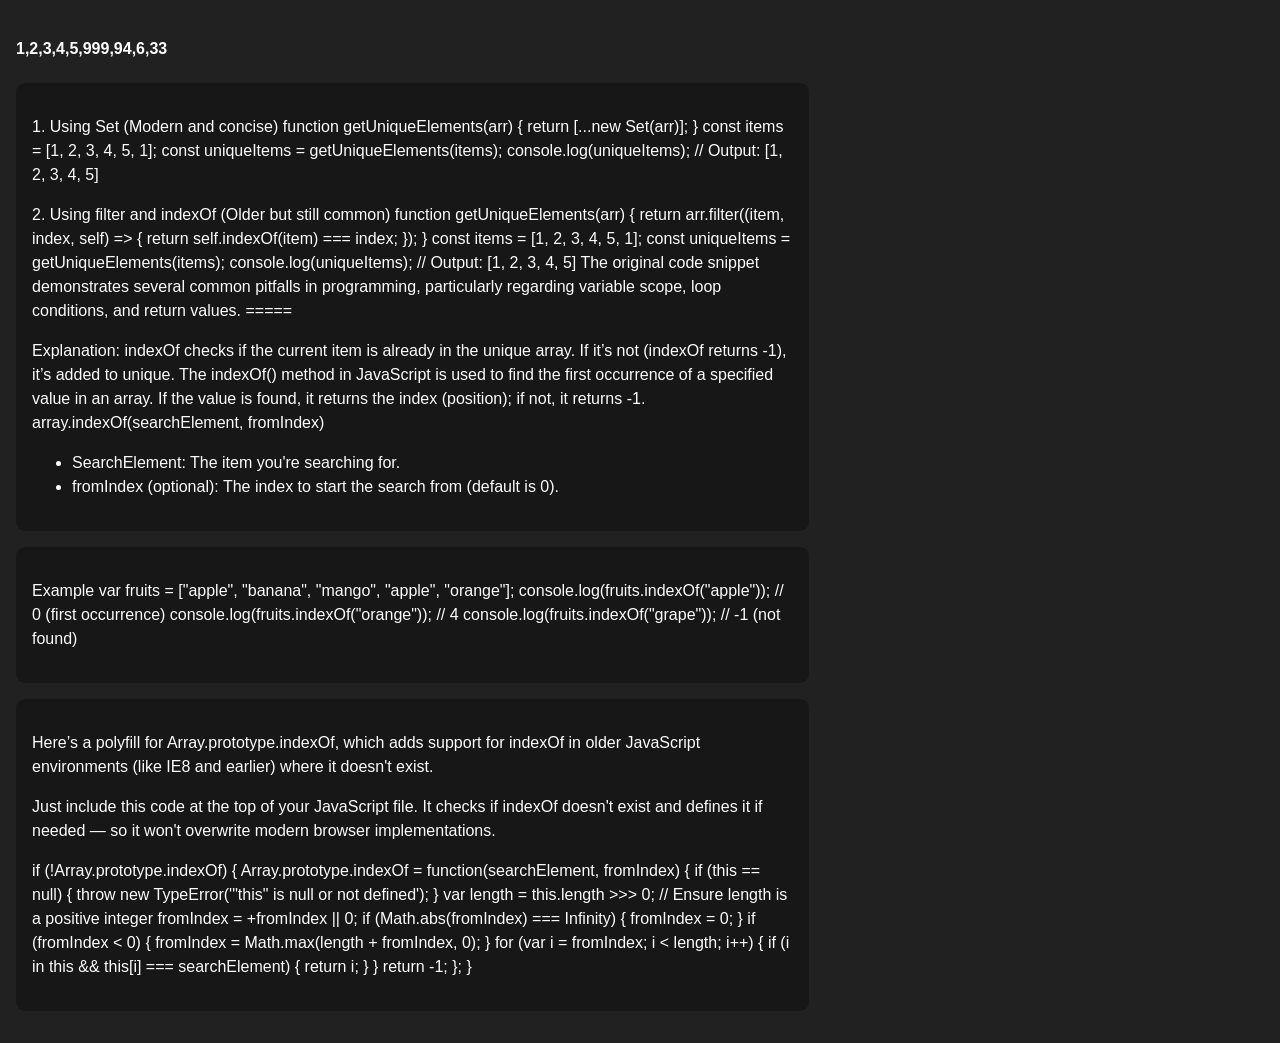
<file: Javascript/arrays_learn.html>
<!doctype html>
<html lang="en">
<head>
    <meta charset="utf-8">
    <meta name="viewport" content="width=device-width, initial-scale=1">
</head>
<body>
    <section>
        <div class="card-box p-2">
            <h4 id="array1">Arrays</h4>
            <script>
                function trash(arr){
                    var demoarray = [];
                    for (i=0; i < arr.length; i++){
                        if (demoarray.indexOf(arr[i]) === -1){
                            demoarray.push(arr[i]);
                        }
                    }
                    return demoarray;
                }

                const items= [1,2,3,4,5,1];
                const itemsCopy = [...items].concat(999, [94, 6, 5, 33]);

                const len = itemsCopy.length;
                const itemsCopy1 = [];
                let i;
                for (i = 0; i < len; i+=1){
                    itemsCopy1[i] = itemsCopy[i];
                }

                const newSize = trash(itemsCopy1);
                //console.log(arr.slice(0, newSize).join(' '))
                document.getElementById('array1').innerHTML = newSize;
            </script>

            <div style="display: block;" class="card">
                <div class="card-neu">
                    <p>
                        1. Using Set (Modern and concise)

                        function getUniqueElements(arr) {
                            return [...new Set(arr)];
                        }
                        
                        const items = [1, 2, 3, 4, 5, 1];
                        const uniqueItems = getUniqueElements(items);
                        console.log(uniqueItems); // Output: [1, 2, 3, 4, 5]
                    </p>
                    <p>
                        2. Using filter and indexOf (Older but still common)
                        function getUniqueElements(arr) {
                            return arr.filter((item, index, self) => {
                                return self.indexOf(item) === index;
                            });
                        }
                        
                        const items = [1, 2, 3, 4, 5, 1];
                        const uniqueItems = getUniqueElements(items);
                        console.log(uniqueItems); // Output: [1, 2, 3, 4, 5]

                        The original code snippet demonstrates several common pitfalls in programming, 
                        particularly regarding variable scope, loop conditions, and return values.
                        
                        =====           
                    </p>
                    <p>
                        Explanation:
                        indexOf checks if the current item is already in the unique array.
                        If it’s not (indexOf returns -1), it’s added to unique.
                        The indexOf() method in JavaScript is used to find the first occurrence of a specified value in an array. 
                        If the value is found, it returns the index (position); if not, it returns -1.

                        array.indexOf(searchElement, fromIndex)
                    </p>       

                    <ul>
                        <li>SearchElement: The item you're searching for.</li>
                        <li>fromIndex (optional): The index to start the search from (default is 0).</li>
                    </ul>
                </div>
                
                <div class="card-neu">
                    <p>
                        Example

                        var fruits = ["apple", "banana", "mango", "apple", "orange"];

                        console.log(fruits.indexOf("apple"));  // 0 (first occurrence)
                        console.log(fruits.indexOf("orange")); // 4
                        console.log(fruits.indexOf("grape"));  // -1 (not found)
                    </p>
                </div>
                <div class="card-neu">
                    <p>
                        Here’s a polyfill for Array.prototype.indexOf, which adds support for indexOf in older JavaScript environments 
                        (like IE8 and earlier) where it doesn't exist.
                    </p>
                    <p>
                        Just include this code at the top of your JavaScript file. 
                        It checks if indexOf doesn't exist and defines it if needed — so it won't overwrite modern browser implementations.
                    </p>
                    <p>
                        if (!Array.prototype.indexOf) {
                            Array.prototype.indexOf = function(searchElement, fromIndex) {
                            if (this == null) {
                                throw new TypeError('"this" is null or not defined');
                            }
                        
                            var length = this.length >>> 0; // Ensure length is a positive integer
                            fromIndex = +fromIndex || 0;
                        
                            if (Math.abs(fromIndex) === Infinity) {
                                fromIndex = 0;
                            }
                        
                            if (fromIndex < 0) {
                                fromIndex = Math.max(length + fromIndex, 0);
                            }
                        
                            for (var i = fromIndex; i < length; i++) {
                                if (i in this && this[i] === searchElement) {
                                return i;
                                }
                            }
                        
                            return -1;
                            };
                        }
                        
                    </p>
                </div>
            </div>
        </div>
    </section>

    <style>
        body{
            background: #212121;
            color: #fcfcfc;
            margin: 0;
            line-height: 1.5;
            font-family: "Segoe UI", "Helvetica Neue", "Helvetica", "Arial", sans-serif;
        }
        .card-neu{
            background: #171717;
            padding: 1rem;
            display: block;
            border-radius: 9px;
            margin: 1rem 0;
            max-width: 61%;
        }
        p{
            margin-bottom: 1rem;
        }
        .p-3{
            padding: 1.5rem;
        }
        .p-2{
            padding: 1rem;
        }
    </style>
</body>
</html>
</file>
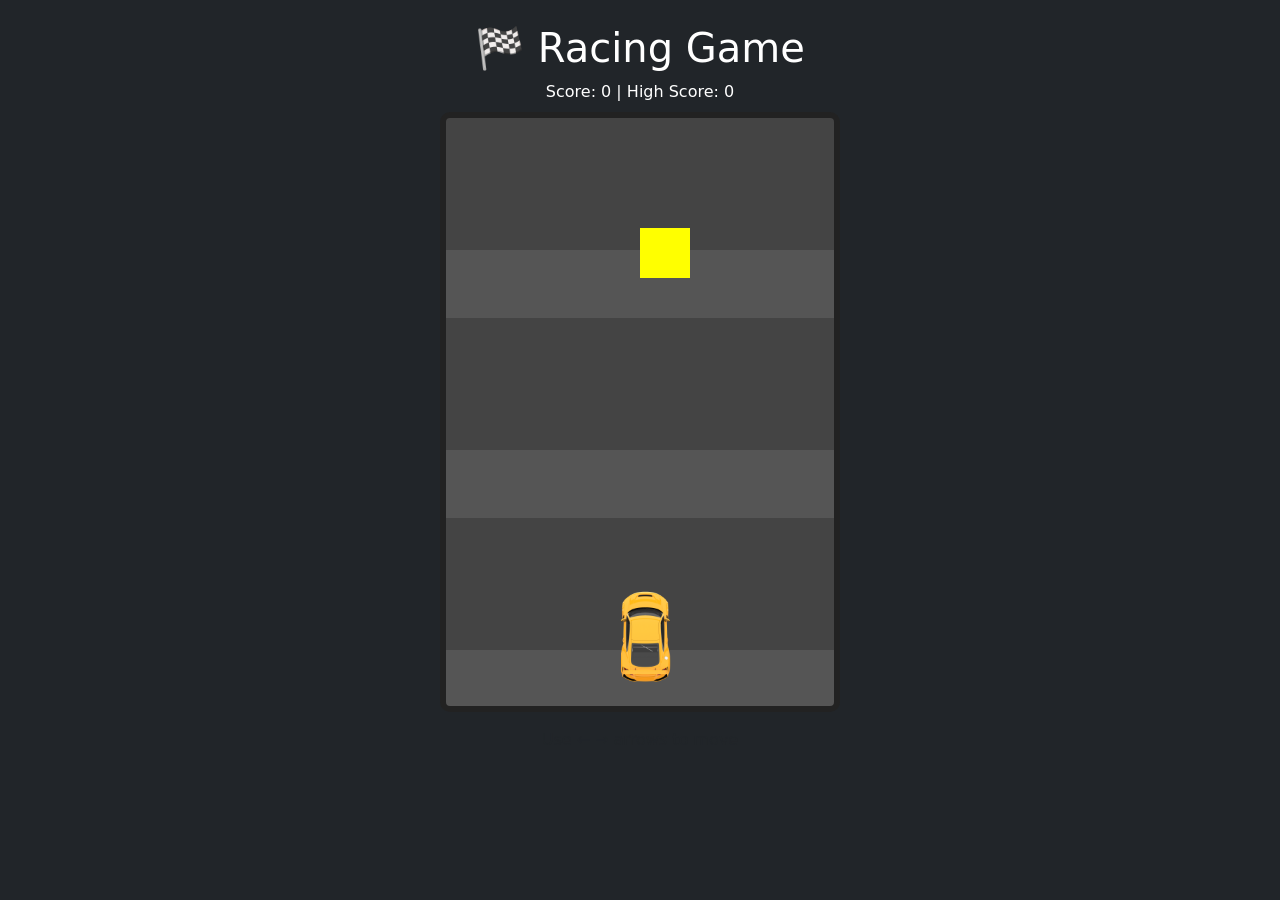
<file: Javascript/game.html>
<!DOCTYPE html>
<html lang="en">
<head>
  <meta charset="UTF-8" />
  <meta name="viewport" content="width=device-width,initial-scale=1" />
  <title>Racing Game</title>
  <link href="https://cdn.jsdelivr.net/npm/bootstrap@5.3.1/dist/css/bootstrap.min.css" rel="stylesheet">
  <link rel="stylesheet" href="assets/game.css">
</head>
<body class="bg-dark text-white">

  <div class="container d-flex flex-column align-items-center py-4">
    <h1>🏁 Racing Game</h1>
    <div class="mb-2">
      <span id="score">Score: 0</span> |
      <span id="highscore">High Score: 0</span>
    </div>

    <div id="game-container" class="position-relative">
      <div id="car"></div>
      <div id="obstacle"></div>
      <button id="restartBtn" class="btn btn-warning position-absolute top-50 start-50 translate-middle d-none">
        Restart
      </button>
    </div>

    <p class="mt-3 text-muted">Use ← → arrows to move</p>
  </div>

  <script src="assets/game.js"></script>
</body>
</html>
</file>
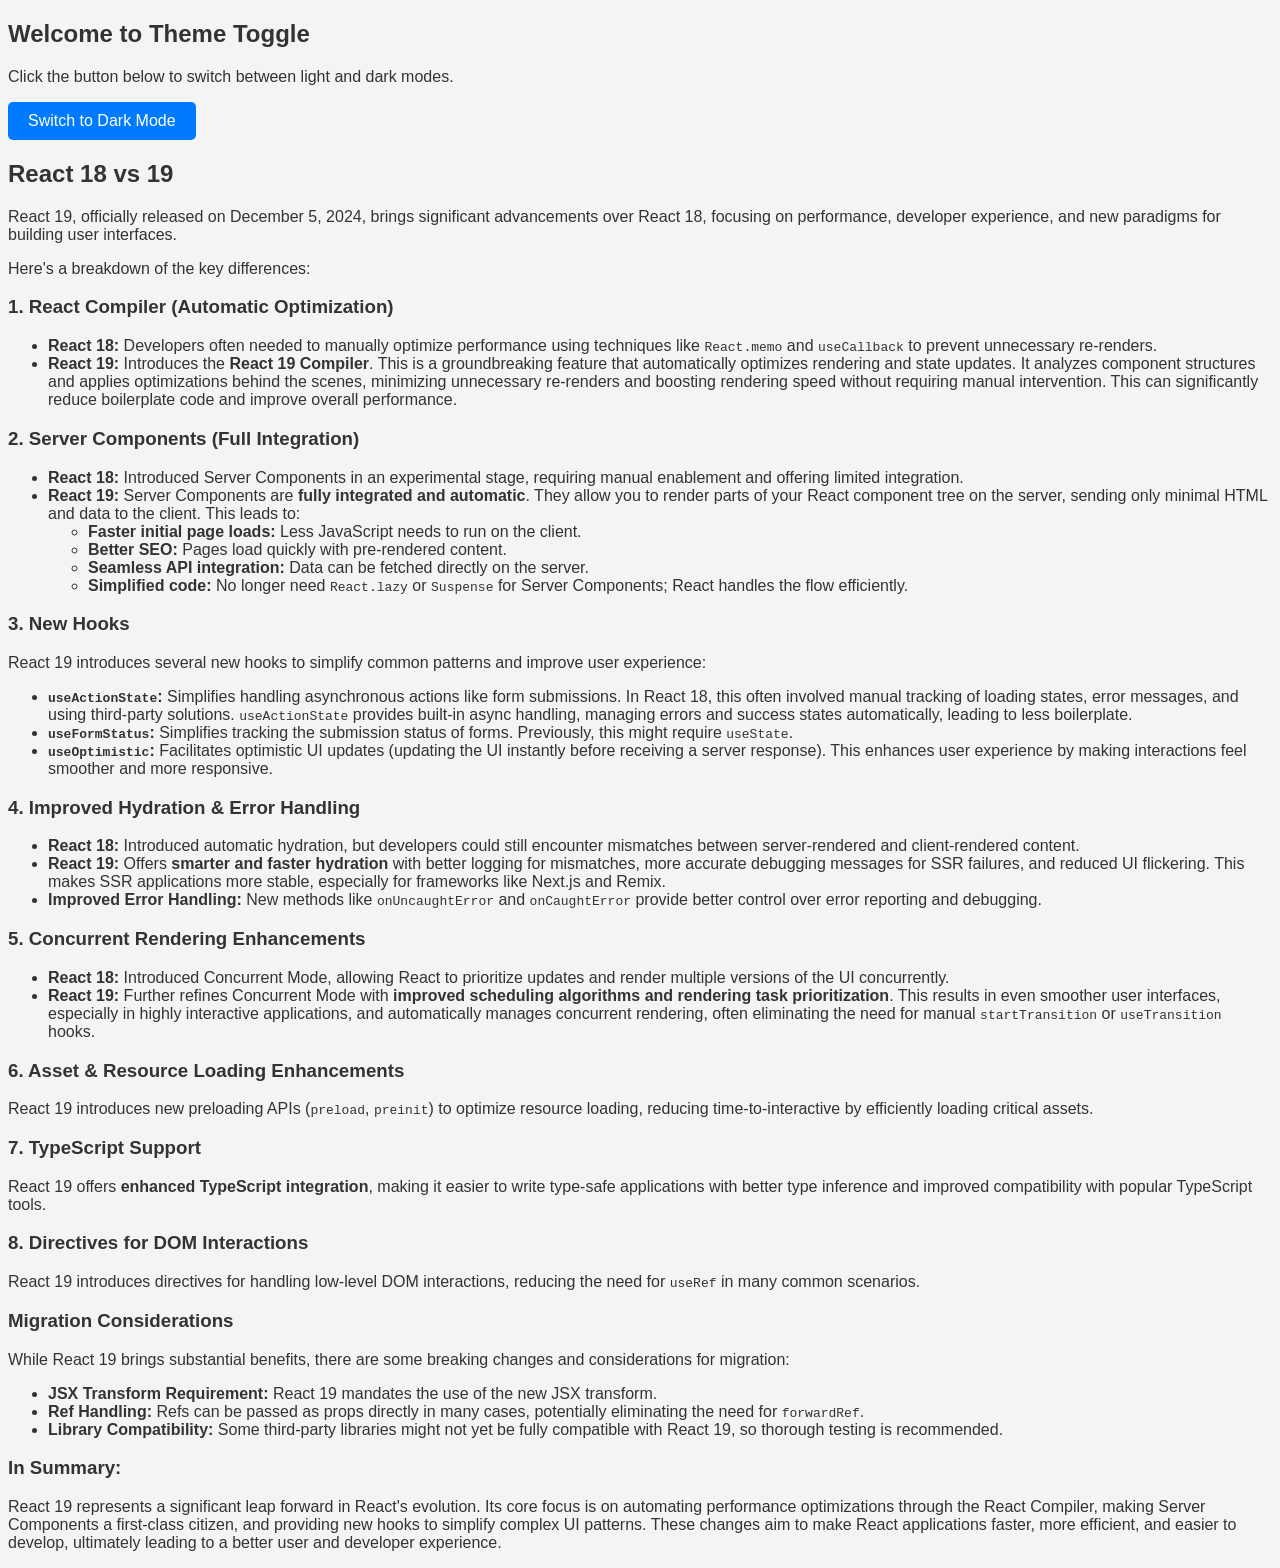
<file: Javascript/reactdiffs.html>
<!DOCTYPE html>
<html lang="en">

<head>
    <meta charset="UTF-8">
    <meta name="viewport" content="width=device-width, initial-scale=1.0">
    <title>React 18 vs 19</title>
</head>

<body>
    <section>
    <h1>Welcome to Theme Toggle</h1>
        <p>Click the button below to switch between light and dark modes.</p>
        <button id="theme-toggle">Switch to Dark Mode</button>
    <h1>React 18 vs 19</h1>

    <p>React 19, officially released on December 5, 2024, brings significant advancements over React 18, focusing on
        performance, developer experience, and new paradigms for building user interfaces.</p>

    <p>Here's a breakdown of the key differences:</p>

    <h3>1. React Compiler (Automatic Optimization)</h3>
    <ul>
        <li><strong>React 18:</strong> Developers often needed to manually optimize performance using techniques like
            <code>React.memo</code> and <code>useCallback</code> to prevent unnecessary re-renders.</li>
        <li><strong>React 19:</strong> Introduces the <strong>React 19 Compiler</strong>. This is a groundbreaking
            feature that automatically optimizes rendering and state updates. It analyzes component structures and
            applies optimizations behind the scenes, minimizing unnecessary re-renders and boosting rendering speed
            without requiring manual intervention. This can significantly reduce boilerplate code and improve overall
            performance.</li>
    </ul>

    <h3>2. Server Components (Full Integration)</h3>
    <ul>
        <li><strong>React 18:</strong> Introduced Server Components in an experimental stage, requiring manual
            enablement and offering limited integration.</li>
        <li><strong>React 19:</strong> Server Components are <strong>fully integrated and automatic</strong>. They allow
            you to render parts of your React component tree on the server, sending only minimal HTML and data to the
            client. This leads to:
            <ul>
                <li><strong>Faster initial page loads:</strong> Less JavaScript needs to run on the client.</li>
                <li><strong>Better SEO:</strong> Pages load quickly with pre-rendered content.</li>
                <li><strong>Seamless API integration:</strong> Data can be fetched directly on the server.</li>
                <li><strong>Simplified code:</strong> No longer need <code>React.lazy</code> or <code>Suspense</code>
                    for Server Components; React handles the flow efficiently.</li>
            </ul>
        </li>
    </ul>

    <h3>3. New Hooks</h3>
    <p>React 19 introduces several new hooks to simplify common patterns and improve user experience:</p>
    <ul>
        <li><strong><code>useActionState</code>:</strong> Simplifies handling asynchronous actions like form
            submissions. In React 18, this often involved manual tracking of loading states, error messages, and using
            third-party solutions. <code>useActionState</code> provides built-in async handling, managing errors and
            success states automatically, leading to less boilerplate.</li>
        <li><strong><code>useFormStatus</code>:</strong> Simplifies tracking the submission status of forms. Previously,
            this might require <code>useState</code>.</li>
        <li><strong><code>useOptimistic</code>:</strong> Facilitates optimistic UI updates (updating the UI instantly
            before receiving a server response). This enhances user experience by making interactions feel smoother and
            more responsive.</li>
    </ul>

    <h3>4. Improved Hydration &amp; Error Handling</h3>
    <ul>
        <li><strong>React 18:</strong> Introduced automatic hydration, but developers could still encounter mismatches
            between server-rendered and client-rendered content.</li>
        <li><strong>React 19:</strong> Offers <strong>smarter and faster hydration</strong> with better logging for
            mismatches, more accurate debugging messages for SSR failures, and reduced UI flickering. This makes SSR
            applications more stable, especially for frameworks like Next.js and Remix.</li>
        <li><strong>Improved Error Handling:</strong> New methods like <code>onUncaughtError</code> and
            <code>onCaughtError</code> provide better control over error reporting and debugging.</li>
    </ul>

    <h3>5. Concurrent Rendering Enhancements</h3>
    <ul>
        <li><strong>React 18:</strong> Introduced Concurrent Mode, allowing React to prioritize updates and render
            multiple versions of the UI concurrently.</li>
        <li><strong>React 19:</strong> Further refines Concurrent Mode with <strong>improved scheduling algorithms and
                rendering task prioritization</strong>. This results in even smoother user interfaces, especially in
            highly interactive applications, and automatically manages concurrent rendering, often eliminating the need
            for manual <code>startTransition</code> or <code>useTransition</code> hooks.</li>
    </ul>

    <h3>6. Asset &amp; Resource Loading Enhancements</h3>
    <p>React 19 introduces new preloading APIs (<code>preload</code>, <code>preinit</code>) to optimize resource
        loading, reducing time-to-interactive by efficiently loading critical assets.</p>

    <h3>7. TypeScript Support</h3>
    <p>React 19 offers <strong>enhanced TypeScript integration</strong>, making it easier to write type-safe
        applications with better type inference and improved compatibility with popular TypeScript tools.</p>

    <h3>8. Directives for DOM Interactions</h3>
    <p>React 19 introduces directives for handling low-level DOM interactions, reducing the need for <code>useRef</code>
        in many common scenarios.</p>

    <h3>Migration Considerations</h3>
    <p>While React 19 brings substantial benefits, there are some breaking changes and considerations for migration:</p>
    <ul>
        <li><strong>JSX Transform Requirement:</strong> React 19 mandates the use of the new JSX transform.</li>
        <li><strong>Ref Handling:</strong> Refs can be passed as props directly in many cases, potentially eliminating
            the need for <code>forwardRef</code>.</li>
        <li><strong>Library Compatibility:</strong> Some third-party libraries might not yet be fully compatible with
            React 19, so thorough testing is recommended.</li>
    </ul>

    <h3>In Summary:</h3>
    <p>React 19 represents a significant leap forward in React's evolution. Its core focus is on automating performance
        optimizations through the React Compiler, making Server Components a first-class citizen, and providing new
        hooks to simplify complex UI patterns. These changes aim to make React applications faster, more efficient, and
        easier to develop, ultimately leading to a better user and developer experience.</p>
    </section>
<script>
    const toggleButton = document.getElementById('theme-toggle');
    const body = document.body;

    toggleButton.addEventListener('click', () => {
        body.classList.toggle('dark-mode');
        if (body.classList.contains('dark-mode')) {
            toggleButton.textContent = 'Switch to Light Mode';
        } else {
            toggleButton.textContent = 'Switch to Dark Mode';
        }
    });

</script>
<style>
/* Default Light Mode */
body {
    font-family: Arial, sans-serif;
    background-color: #f4f4f4;
    color: #333;
    transition: background-color 0.3s, color 0.3s;
}

.container {
    text-align: center;
    padding: 30px;
    border-radius: 10px;
    box-shadow: 0 4px 8px rgba(0, 0, 0, 0.1);
    max-width: 600px;
    margin: 0 auto;
}

/* Dark Mode */
body.dark-mode {
    background-color: #333;
    color: #fff;
}

button {
    padding: 10px 20px;
    font-size: 16px;
    border: none;
    border-radius: 5px;
    cursor: pointer;
    background-color: #007bff;
    color: white;
    transition: background-color 0.3s;
}

button:hover {
    background-color: #0056b3;
}

</style>
</body>

</html>
</file>
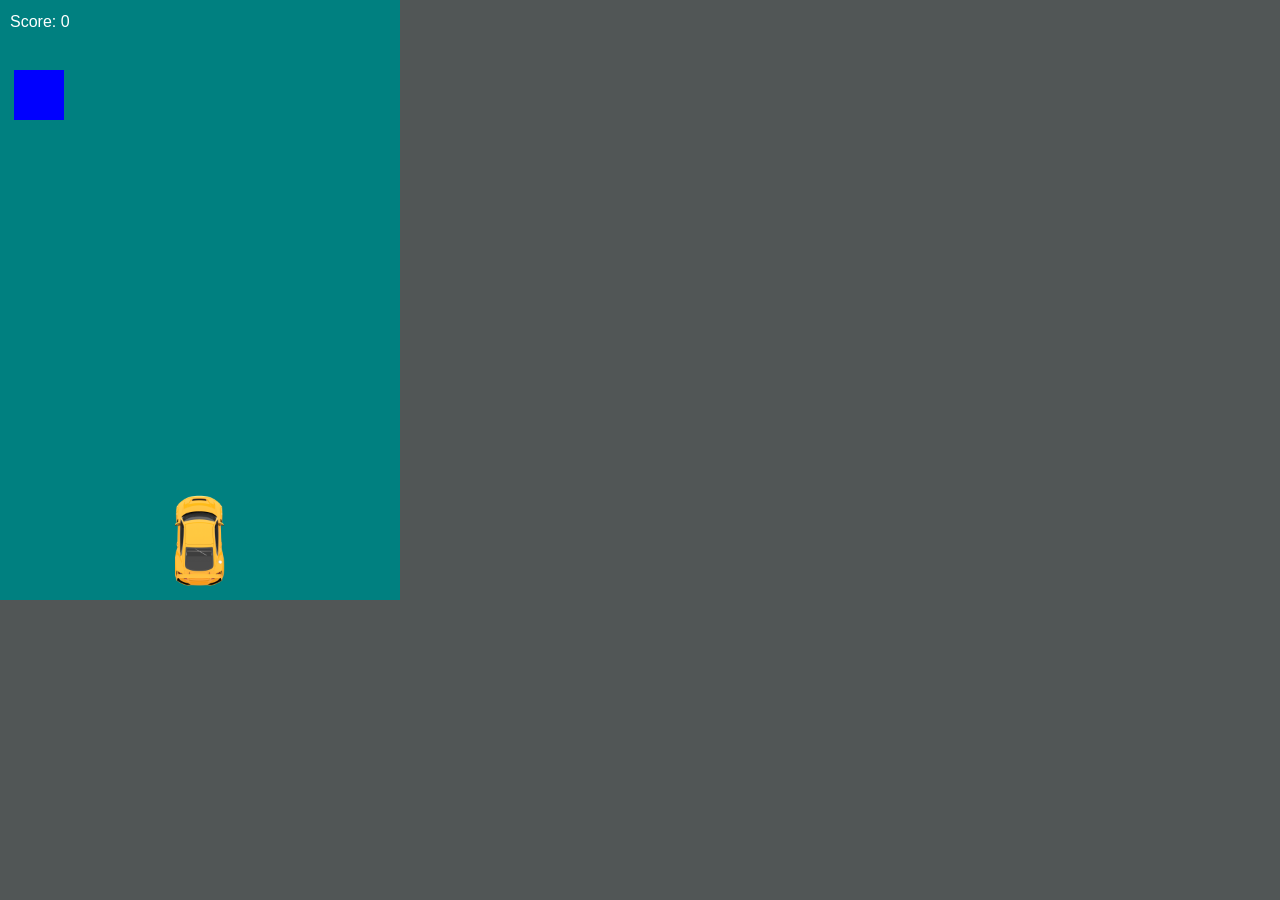
<file: Javascript/start.html>
<!DOCTYPE html>
<html lang="en">
<head>
  <meta charset="UTF-8" />
  <meta name="viewport" content="width=device-width,initial-scale=1" />
  <title>Racing Game</title>
  <!-- Bootstrap CSS -->
  <link 
    href="https://stackpath.bootstrapcdn.com/bootstrap/4.5.2/css/bootstrap.min.css" 
    rel="stylesheet">
  <style>
    /* Add CSS styling here */
  </style>
</head>
<body>
  <div id="game-container" class="d-flex justify-content-center align-items-center">
    <div id="car"></div>
    <div id="obstacle"></div>
    <div id="score" class="position-absolute text-white" style="top:10px; left:10px;">Score: 0</div>
  </div>

  <!-- jQuery & Bootstrap JS -->
  <script src="https://code.jquery.com/jquery-3.5.1.min.js"></script>
  <script src="https://stackpath.bootstrapcdn.com/bootstrap/4.5.2/js/bootstrap.bundle.min.js"></script>
  <script src="assets/old.js"></script>
  <style>
    body, html {
      height: 100%;
      margin: 0;
      background-color: #515656;
    }

    #game-container {
      position: relative;
      width: 400px;
      height: 600px;
      background: url('road.png') repeat-y;
      overflow: hidden;
      background: teal;
    }

    #car {
      position: absolute;
      bottom: 10px;
      left: 175px;
      width: 50px;
      height: 100px;
      background: url(assets/car.png) no-repeat center/cover;
    }

    #obstacle {
      position: absolute;
      top: -100px;
      width: 50px;
      height: 50px;
      background: blue no-repeat center/contain;
    }

  </style>
</body>
</html>
</file>
<file: DSNS-website1/css/main.css>
/* ------------------------------------------------------------------------------
	Template Name: Minifolio
	Author: Designstub
	Author URI: http://www.designstub.com
	License: GNU General Public License version 3.0
	License URI: http://www.gnu.org/licenses/gpl-3.0.html
	Version: 1.0

/* ------------------------------------------------------------------------------
	Typography
-------------------------------------------------------------------------------*/

@import url(http://fonts.googleapis.com/css?family=Open%20Sans:300,400,500,600,700);
@import url(http://fonts.googleapis.com/css?family=Merriweather:300,400,500,600,700);
p {
	font-size: 13px;
	line-height: 22.4px;
	color: #6c7279;
}
h1 {
	font-size: 65px;
	color: #2d3033;
}
h2 {
	font-size: 40px;
	color: #2d3033;
}
h3 {
	font-size: 28px;
	color: #2d3033;
	font-weight: 300;
}
h4 {
	font-size: 22px;
	color: #2d3033;
	font-weight: 400;
}
h5 {
	font-size: 14px;
	color: #2d3033;
	text-transform: uppercase;
	font-weight: 700;
}
.btn {
	background-color: #3bc492;
	color: #fff;
	font-size: 13px;
	font-weight: 600;
	border: 0;
	-moz-border-radius: 2px;
	-webkit-border-radius: 2px;
	border-radius: 2px;
	display: inline-block;
	text-transform: uppercase;
}
.btn:hover, .btn:focus {
	background-color: #3d3d3d;
	color: #fff;
}
.btn-large {
	padding: 15px 40px;
}
/* ------------------------------------------------------------------------------
	Global Styles
-------------------------------------------------------------------------------*/
a {
	color: #e84545;
}
a:hover, a:focus {
	text-decoration: none;
	-moz-transition: background-color, color, 0.3s;
	-o-transition: background-color, color, 0.3s;
	-webkit-transition: background-color, color, 0.3s;
	transition: background-color, color, 0.3s;
}
body {
	font-family: "Open Sans", Arial, sans-serif;
	font-weight: 400;
	color: #6c7279;
}
ul, ol {
	margin: 0;
	padding: 0;
}
ul li {
	list-style: none;
}
.section {
	padding: 100px 0;
}
.no-padding {
	padding: 0;
}
.no-gutter [class*=col-] {
	padding-right: 0;
	padding-left: 0;
}
.space {
	margin-top: 60px;
}
/* ------------------------------------------------------------------------------
	Header
-------------------------------------------------------------------------------*/
#header {
	position: fixed;
	width: 100%;
	z-index: 999;
}
#header .header-content {
	margin: 0 auto;
	max-width: 1170px;
	padding: 60px 0;
	width: 100%;
	-moz-transition: padding 0.3s;
	-o-transition: padding 0.3s;
	-webkit-transition: padding 0.3s;
	transition: padding 0.3s;
}
#header .logo {
	float: left;
	font-size:24px;
	font-weight:700;
	color:#fff;
	text-decoration:none;
	text-transform:uppercase;
	letter-spacing:7px;
}
#header.fixed {
	background-color: #fff;
}
#header.fixed a {
	color: #000;
}
#header.fixed .header-content {
	border-bottom: 0;
	padding: 25px 0;
}
#header.fixed .nav-toggle {
	top: 18px;
	color: #000;
}
.navigation.open {
	opacity: 0.9;
	visibility: visible;
	-moz-transition: opacity 0.5s;
	-o-transition: opacity 0.5s;
	-webkit-transition: opacity 0.5s;
	transition: opacity 0.5s;
}
.navigation {
	float: right;
}
.navigation li {
	display: inline-block;
}
.navigation a {
	color: rgba(255, 255, 255, 0.75);
	font-size: 13px;
	font-weight: 700;
	margin-left: 40px;
	text-transform: uppercase;
}
.navigation a:hover, .navigation a.active {
	color: #fff;
}
.nav-toggle {
	display: none;
	height: 44px;
	overflow: hidden;
	position: fixed;
	right: 5%;
	text-indent: 100%;
	top: 32px;
	white-space: nowrap;
	width: 44px;
	z-index: 99999;
	-moz-transition: all 0.3s;
	-o-transition: all 0.3s;
	-webkit-transition: all 0.3s;
	transition: all 0.3s;
}
.nav-toggle:before, .nav-toggle:after {
	border-radius: 50%;
	content: "";
	height: 100%;
	left: 0;
	position: absolute;
	top: 0;
	width: 100%;
	-moz-transform: translateZ(0);
	-ms-transform: translateZ(0);
	-webkit-transform: translateZ(0);
	transform: translateZ(0);
	-moz-backface-visibility: hidden;
	-webkit-backface-visibility: hidden;
	backface-visibility: hidden;
	-moz-transition-property: -moz-transform;
	-o-transition-property: -o-transform;
	-webkit-transition-property: -webkit-transform;
	transition-property: transform;
}
.nav-toggle:before {
	background-color: #e84545;
	-moz-transform: scale(1);
	-ms-transform: scale(1);
	-webkit-transform: scale(1);
	transform: scale(1);
	-moz-transition-duration: 0.3s;
	-o-transition-duration: 0.3s;
	-webkit-transition-duration: 0.3s;
	transition-duration: 0.3s;
}
.nav-toggle:after {
	background-color: #e84545;
	-moz-transform: scale(0);
	-ms-transform: scale(0);
	-webkit-transform: scale(0);
	transform: scale(0);
	-moz-transition-duration: 0s;
	-o-transition-duration: 0s;
	-webkit-transition-duration: 0s;
	transition-duration: 0s;
}
.nav-toggle span {
	background-color: #fff;
	bottom: auto;
	display: inline-block;
	height: 3px;
	left: 50%;
	position: absolute;
	right: auto;
	top: 50%;
	width: 18px;
	z-index: 10;
	-moz-transform: translateX(-50%) translateY(-50%);
	-ms-transform: translateX(-50%) translateY(-50%);
	-webkit-transform: translateX(-50%) translateY(-50%);
	transform: translateX(-50%) translateY(-50%);
}
.nav-toggle span:before, .nav-toggle span:after {
	background-color: #fff;
	content: "";
	height: 100%;
	position: absolute;
	right: 0;
	top: 0;
	width: 100%;
	-moz-transform: translateZ(0);
	-ms-transform: translateZ(0);
	-webkit-transform: translateZ(0);
	transform: translateZ(0);
	-moz-backface-visibility: hidden;
	-webkit-backface-visibility: hidden;
	backface-visibility: hidden;
	-moz-transition: -moz-transform 0.3s;
	-o-transition: -o-transform 0.3s;
	-webkit-transition: -webkit-transform 0.3s;
	transition: transform 0.3s;
}
.nav-toggle span:before {
	-moz-transform: translateY(-6px) rotate(0deg);
	-ms-transform: translateY(-6px) rotate(0deg);
	-webkit-transform: translateY(-6px) rotate(0deg);
	transform: translateY(-6px) rotate(0deg);
}
.nav-toggle span:after {
	-moz-transform: translateY(6px) rotate(0deg);
	-ms-transform: translateY(6px) rotate(0deg);
	-webkit-transform: translateY(6px) rotate(0deg);
	transform: translateY(6px) rotate(0deg);
}
.nav-toggle.close-nav:before {
	-moz-transform: scale(0);
	-ms-transform: scale(0);
	-webkit-transform: scale(0);
	transform: scale(0);
}
.nav-toggle.close-nav:after {
	-moz-transform: scale(1);
	-ms-transform: scale(1);
	-webkit-transform: scale(1);
	transform: scale(1);
}
.nav-toggle.close-nav span {
	background-color: rgba(255, 255, 255, 0);
}
.nav-toggle.close-nav span:before, .nav-toggle.close-nav span:after {
	background-color: #fff;
}
.nav-toggle.close-nav span:before {
	-moz-transform: translateY(0) rotate(45deg);
	-ms-transform: translateY(0) rotate(45deg);
	-webkit-transform: translateY(0) rotate(45deg);
	transform: translateY(0) rotate(45deg);
}
.nav-toggle.close-nav span:after {
	-moz-transform: translateY(0) rotate(-45deg);
	-ms-transform: translateY(0) rotate(-45deg);
	-webkit-transform: translateY(0) rotate(-45deg);
	transform: translateY(0) rotate(-45deg);
}
/* ------------------------------------------------------------------------------
	Banner
-------------------------------------------------------------------------------*/

.banner {
	background-image: url(../images/banner1.jpg);
	background-position: center top;
	background-repeat: no-repeat;
	-moz-background-size: cover;
	-o-background-size: cover;
	-webkit-background-size: cover;
	background-size: cover;
	min-height: 750px;
}
.banner-text {
	padding-top: 22%;
}
.banner-text h1 {
	color: #fff;
	font-family: "Open Sans", Arial, sans-serif;
	font-size: 65px;
	font-weight: 700;
	text-transform: uppercase;
}
.banner-text p {
	color: rgba(255, 255, 255, 0.60);
	font-size: 16px;
	font-weight: 400;
	line-height: 24px;
	margin-top: 30px;
	margin-bottom: 80px;
}
/* ==========================================================================
	$intro
========================================================================== */
.intro {
	background-color: #00aeda;
}
.intro h3 {
	color: #fff;
	margin-top: 0;
}
.intro p {
	font-family: "Merriweather", Arial, sans-serif;
	color: rgba(255, 255, 255, 0.75);
	font-weight: 400;
}
/* ------------------------------------------------------------------------------
	 Serives
-------------------------------------------------------------------------------*/
.service-section {
	padding-top: 100px;
}
.services {
	margin-bottom: 50px;
}
.services-content {
	padding: 0 15px;
	margin-top: 30px;
}
.services .icon {
	color: #00aeda;
	font-size: 50px;
	padding-left: 15px;
}
/* ------------------------------------------------------------------------------
	 Works
-------------------------------------------------------------------------------*/
.work {
	-moz-box-shadow: 0 0 0 1px #fff;
	-webkit-box-shadow: 0 0 0 1px #fff;
	box-shadow: 0 0 0 1px #fff;
	overflow: hidden;
	position: relative;
}
.work img {
	width: 100%;
	height: 100%;
}
.work .overlay {
	background: rgba(0, 174, 218, 0.9);
	height: 100%;
	left: 0;
	opacity: 0;
	position: absolute;
	top: 0;
	width: 100%;
	-moz-transition: opacity, 0.3s;
	-o-transition: opacity, 0.3s;
	-webkit-transition: opacity, 0.3s;
	transition: opacity, 0.3s;
}
.work .overlay-caption {
	position: absolute;
	text-align: center;
	top: 50%;
	width: 100%;
	-moz-transform: translateY(-50%);
	-ms-transform: translateY(-50%);
	-webkit-transform: translateY(-50%);
	transform: translateY(-50%);
}
.work h5, .work p, .work img {
	-moz-transition: all, 0.5s;
	-o-transition: all, 0.5s;
	-webkit-transition: all, 0.5s;
	transition: all, 0.5s;
}
.work h5, .work p {
	color: #fff;
	margin: 0;
	opacity: 0;
}
.work span {
	font-size: 45px;
}
.work h5 {
	margin-bottom: 5px;
	-moz-transform: translate3d(0, -200%, 0);
	-ms-transform: translate3d(0, -200%, 0);
	-webkit-transform: translate3d(0, -200%, 0);
	transform: translate3d(0, -200%, 0);
}
.work p {
	-moz-transform: translate3d(0, 200%, 0);
	-ms-transform: translate3d(0, 200%, 0);
	-webkit-transform: translate3d(0, 200%, 0);
	transform: translate3d(0, 200%, 0);
}
.work-box:hover img {
	-moz-transform: scale(1.2);
	-ms-transform: scale(1.2);
	-webkit-transform: scale(1.2);
	transform: scale(1.2);
}
.work-box:hover .overlay {
	opacity: 1;
}
.work-box:hover .overlay h5, .work-box:hover .overlay p {
	opacity: 1;
	-moz-transform: translate3d(0, 0, 0);
	-ms-transform: translate3d(0, 0, 0);
	-webkit-transform: translate3d(0, 0, 0);
	transform: translate3d(0, 0, 0);
}
/* ------------------------------------------------------------------------------
	 Teams
-------------------------------------------------------------------------------*/
.person {
	max-width: 270px;
	text-align: center;
}
.person img {
	width: 150px;
	height: 150px;
	border-radius: 50%;
	margin: auto;
}
.person-content {
	margin-top: 20px;
}
.person h4 {
	font-weight: 400;
}
.person h5 {
	color: #00aeda;
	font-size: 13px;
	font-weight: 400;
	margin-bottom: 20px;
}
.social-icons, .footer .footer-share {
	margin-top: 30px;
}
.social-icons li, .footer .footer-share li {
	display: inline-block;
	float: none;
}
.social-icons a, .footer .footer-share a {
	border: 1px solid #e8ecee;
	-moz-border-radius: 50%;
	-webkit-border-radius: 50%;
	border-radius: 50%;
	color: #c6cacc;
	display: block;
	font-size: 14px;
	height: 32px;
	line-height: 32px;
	margin-right: 5px;
	text-align: center;
	width: 32px;
}
.social-icons a:hover {
	background-color: #00aeda;
	border-color: #01a9d4;
	color: #fff;
}
/* ------------------------------------------------------------------------------
	 Testimonials
-------------------------------------------------------------------------------*/
.testimonials {
	background-color: #00aeda;
	position: relative;
	text-align: center;
}
.testimonials blockquote {
	border: 0;
	margin: 0;
	padding: 100px 15%;
}
.testimonials h1 {
	color: #fff;
	font: 23px "Merriweather";
	font-weight: 300;
}
.testimonials p {
	color: #fff;
	display: block;
	font-size: 13px;
	font-style: normal;
	letter-spacing: 2px;
	font-weight: 400;
	margin-top: 30px;
	text-transform: uppercase;
}
.flex-control-nav {
	margin-top: 2%;
	bottom: none!important;
	position: relative!important;
	right: 0;
	text-align: center;
	width: 100%!important;
	z-index: 100;
}
/* ------------------------------------------------------------------------------
	Contact form
-------------------------------------------------------------------------------*/
.conForm {
	text-align: center;
}
.conForm h5 {
	font-size: 30px;
}
.conForm p {
	text-align: center;
	margin: 7%;
}
.conForm input {
	color: #797979;
	padding: 15px 30px;
	border: none;
	margin-right: 3%;
	margin-bottom: 30px;
	outline: none;
	font-style: normal;
	border-bottom: #e0e0e0 1px solid;
	font-size: 15px;
}
.conForm input.noMarr {
	margin-right: 0px;
}
.conForm textarea {
	color: #797979;
	padding: 15px 30px;
	margin-bottom: 18px;
	outline: none;
	height: 150px;
	font-style: normal;
	resize: none;
	font-size: 15px;
	border: none;
	border-bottom: #e0e0e0 1px solid;
}
.conForm .submitBnt {
	background: #3bc492;
	color: #fff;
	margin-top: 30px;
padding:15px 30px 15px 30px;
	font-size: 13px;
	font-weight: 600;
	letter-spacing: 5px;
	border: 0;
	-moz-border-radius: 2px;
	-webkit-border-radius: 2px;
	border-radius: 2px;
	display: inline-block;
	text-transform: uppercase;
}
.conForm .submitBnt:hover {
	background: #3d3d3d;
	color: #fff;
}
#success_page{
	color: #00bdbd;
	font-weight: 500;
}
.error_message{
	color: #ff675f;
	padding-bottom: 15px;
	font-weight: 500;
}
#success_page h3{
	font-size:17px;
	color:#5ed07b;
	font-weight: 700;
}

/* ------------------------------------------------------------------------------
	 Footer
-------------------------------------------------------------------------------*/
.footer {
	text-align: left;
}
.footer-top {
	background-color: #181818;
	padding-top: 50px;
}
.footer-bottom {
	background-color: #313454;
	padding: 20px 0;
}
.footer .footer-col {
	margin-bottom: 80px;
}
.footer h5 {
	color: #fff;
}
.footer h5 {
	margin-bottom: 20px;
}
.footer p {
	color: rgba(255, 255, 255, 0.25);
}
.footer a {
	color: rgba(255, 255, 255, 0.50);
}
.footer a:hover {
	color: #e84545;
}
.footer .footer-share {
	margin-top: 0;
}
.footer .footer-share li {
	display: inline-block;
	float: none;
}
.footer .footer-share a {
	border: none;
	font-size: 21px;
	color: rgba(255, 255, 255, 0.25);
}
.footer .fa-heart {
	color: #e84545;
	font-size: 11px;
	margin: 0 2px;
}
</file>
<file: DSNS-website1/css/responsive.css>
@media screen and (max-width: 1024px) {
 #header .header-content {
 width: 90%;
 padding: 40px 0;
}
 #header.fixed a {
 color: #000;
}
 .nav-toggle {
 display: block;
}
 .navigation {
 position: fixed;
 background-color: #000;
 width: 100%;
 height: 100%;
 top: 0;
 left: 0;
 z-index: 99999;
 visibility: hidden;
 opacity: 0;
 -webkit-transition: opacity 0.5s, visibility 0s 0.5s;
 transition: opacity 0.5s, visibility 0s 0.5s;
}
 .navigation .primary-nav {
 position: relative;
 top: 45%;
 -moz-transform: translateY(-45%);
 -ms-transform: translateY(-45%);
 -webkit-transform: translateY(-45%);
 transform: translateY(-45%);
}
 .navigation li {
 display: block;
 margin-bottom: 20px;
}
 .navigation a {
 display: block;
 font-size: 25px;
 margin: 0;
 text-align: center;
}
 .person {
 margin: 0 auto 50px;
}
 .person-content {
 text-align: center;
}
 .person .social-icons li {
 display: inline-block;
 float: none;
 margin-bottom: 5px;
}
 .testimonials blockquote {
 padding: 20px 5% 0;
}
 .testimonials p {
 font-size: 12px;
}
 .flex-control-nav {
 bottom: 20px;
}
}
@media screen and (max-width: 768px) {
 .banner-text {
 padding-top: 30%;
}
 .banner-text h1 {
 font-size: 42px;
}
 .banner-text p {
 font-size: 18px;
}
 .flexslider {
 padding-bottom: 80px;
}
 .flex-control-nav {
 width: 100%;
}
 .footer .footer-col {
 margin-bottom: 50px;
}
}
@media screen and (max-width: 640px) {
 .banner-text {
 padding-top: 35%;
}
 .testimonials p {
 font-size: 12px;
}
@media screen and (max-width: 480px) {
 .banner-text {
 padding-top: 45%;
}
 .banner-text h1 {
 font-size: 32px;
}
 .testimonials p {
 font-size: 12px;
}
@media screen and (max-width: 320px) {
 .banner-text {
 padding-top: 55%;
}
 .testimonials blockquote {
 padding: 20px 5% 0;
}
 .testimonials p {
 font-size: 12px;
}
}
</file>
<file: DSNS-website1/css/font-icon.css>
/* ==========================================================================
	Font Icon (http://www.elegantthemes.com/blog/freebie-of-the-week/free-line-style-icons)
========================================================================== */
@font-face {
  font-family: "elegant-theme-line";
  src: url('../fonts/elegant-theme-line.ttf?1439850014') format('truetype'), url('../fonts/elegant-theme-line.eot?1439850014') format('embedded-opentype'), url('../fonts/elegant-theme-line.svg?1439850014') format('svg'), url('../fonts/elegant-theme-line.woff?1439850014') format('woff'); }
.icon {
  font-family: 'elegant-theme-line';
  speak: none;
  font-style: normal;
  font-weight: normal;
  font-variant: normal;
  text-transform: none;
  line-height: 1;
  /* Better Font Rendering =========== */
  -webkit-font-smoothing: antialiased;
  -moz-osx-font-smoothing: grayscale; }

.icon-mobile:before {
  content: "\e000"; }

.icon-laptop:before {
  content: "\e001"; }

.icon-desktop:before {
  content: "\e002"; }

.icon-tablet:before {
  content: "\e003"; }

.icon-phone:before {
  content: "\e004"; }

.icon-document:before {
  content: "\e005"; }

.icon-documents:before {
  content: "\e006"; }

.icon-search:before {
  content: "\e007"; }

.icon-clipboard:before {
  content: "\e008"; }

.icon-newspaper:before {
  content: "\e009"; }

.icon-notebook:before {
  content: "\e00a"; }

.icon-book-open:before {
  content: "\e00b"; }

.icon-browser:before {
  content: "\e00c"; }

.icon-calendar:before {
  content: "\e00d"; }

.icon-presentation:before {
  content: "\e00e"; }

.icon-picture:before {
  content: "\e00f"; }

.icon-pictures:before {
  content: "\e010"; }

.icon-video:before {
  content: "\e011"; }

.icon-camera:before {
  content: "\e012"; }

.icon-printer:before {
  content: "\e013"; }

.icon-toolbox:before {
  content: "\e014"; }

.icon-briefcase:before {
  content: "\e015"; }

.icon-wallet:before {
  content: "\e016"; }

.icon-gift:before {
  content: "\e017"; }

.icon-bargraph:before {
  content: "\e018"; }

.icon-grid:before {
  content: "\e019"; }

.icon-expand:before {
  content: "\e01a"; }

.icon-focus:before {
  content: "\e01b"; }

.icon-edit:before {
  content: "\e01c"; }

.icon-adjustments:before {
  content: "\e01d"; }

.icon-ribbon:before {
  content: "\e01e"; }

.icon-hourglass:before {
  content: "\e01f"; }

.icon-lock:before {
  content: "\e020"; }

.icon-megaphone:before {
  content: "\e021"; }

.icon-shield:before {
  content: "\e022"; }

.icon-trophy:before {
  content: "\e023"; }

.icon-flag:before {
  content: "\e024"; }

.icon-map:before {
  content: "\e025"; }

.icon-puzzle:before {
  content: "\e026"; }

.icon-basket:before {
  content: "\e027"; }

.icon-envelope:before {
  content: "\e028"; }

.icon-streetsign:before {
  content: "\e029"; }

.icon-telescope:before {
  content: "\e02a"; }

.icon-gears:before {
  content: "\e02b"; }

.icon-key:before {
  content: "\e02c"; }

.icon-paperclip:before {
  content: "\e02d"; }

.icon-attachment:before {
  content: "\e02e"; }

.icon-pricetags:before {
  content: "\e02f"; }

.icon-lightbulb:before {
  content: "\e030"; }

.icon-layers:before {
  content: "\e031"; }

.icon-pencil:before {
  content: "\e032"; }

.icon-tools:before {
  content: "\e033"; }

.icon-tools-2:before {
  content: "\e034"; }

.icon-scissors:before {
  content: "\e035"; }

.icon-paintbrush:before {
  content: "\e036"; }

.icon-magnifying-glass:before {
  content: "\e037"; }

.icon-circle-compass:before {
  content: "\e038"; }

.icon-linegraph:before {
  content: "\e039"; }

.icon-mic:before {
  content: "\e03a"; }

.icon-strategy:before {
  content: "\e03b"; }

.icon-beaker:before {
  content: "\e03c"; }

.icon-caution:before {
  content: "\e03d"; }

.icon-recycle:before {
  content: "\e03e"; }

.icon-anchor:before {
  content: "\e03f"; }

.icon-profile-male:before {
  content: "\e040"; }


.icon-profile-female:before {
  content: "\e041"; }

.icon-bike:before {
  content: "\e042"; }

.icon-wine:before {
  content: "\e043"; }

.icon-hotairballoon:before {
  content: "\e044"; }

.icon-globe:before {
  content: "\e045"; }

.icon-genius:before {
  content: "\e046"; }

.icon-map-pin:before {
  content: "\e047"; }

.icon-dial:before {
  content: "\e048"; }

.icon-chat:before {
  content: "\e049"; }

.icon-heart:before {
  content: "\e04a"; }

.icon-cloud:before {
  content: "\e04b"; }

.icon-upload:before {
  content: "\e04c"; }

.icon-download:before {
  content: "\e04d"; }

.icon-target:before {
  content: "\e04e"; }

.icon-hazardous:before {
  content: "\e04f"; }

.icon-piechart:before {
  content: "\e050"; }

.icon-speedometer:before {
  content: "\e051"; }

.icon-global:before {
  content: "\e052"; }

.icon-compass:before {
  content: "\e053"; }

.icon-lifesaver:before {
  content: "\e054"; }

.icon-clock:before {
  content: "\e055"; }

.icon-aperture:before {
  content: "\e056"; }

.icon-quote:before {
  content: "\e057"; }

.icon-scope:before {
  content: "\e058"; }

.icon-alarmclock:before {
  content: "\e059"; }

.icon-refresh:before {
  content: "\e05a"; }

.icon-happy:before {
  content: "\e05b"; }

.icon-sad:before {
  content: "\e05c"; }

.icon-facebook:before {
  content: "\e05d"; }

.icon-twitter:before {
  content: "\e05e"; }

.icon-googleplus:before {
  content: "\e05f"; }

.icon-rss:before {
  content: "\e060"; }

.icon-tumblr:before {
  content: "\e061"; }

.icon-linkedin:before {
  content: "\e062"; }

.icon-dribbble:before {
  content: "\e063"; }
</file>
<file: Javascript/assets/game.css>
body, html {
    height: 100%;
    margin: 0;
  }
  
  #game-container {
    width: 400px;
    height: 600px;
    background: #555;
    border: 6px solid #222;
    border-radius: 10px;
    overflow: hidden;
    background-image:
      linear-gradient(#444 33%, transparent 33%),
      linear-gradient(#444 66%, transparent 66%);
    background-size: 100% 200px;
    position: relative;
  }
  
  #car {
    position: absolute;
    bottom: 20px;
    left: 175px;
    width: 50px;
    height: 100px;
    background: url(car.png) no-repeat center/cover;
  }
  
  #obstacle {
    position: absolute;
    top: -60px;
    width: 50px;
    height: 50px;
    background: yellow no-repeat center/contain;
  }
  
  #restartBtn {
    padding: 0.5rem 1rem;
  }
</file>
